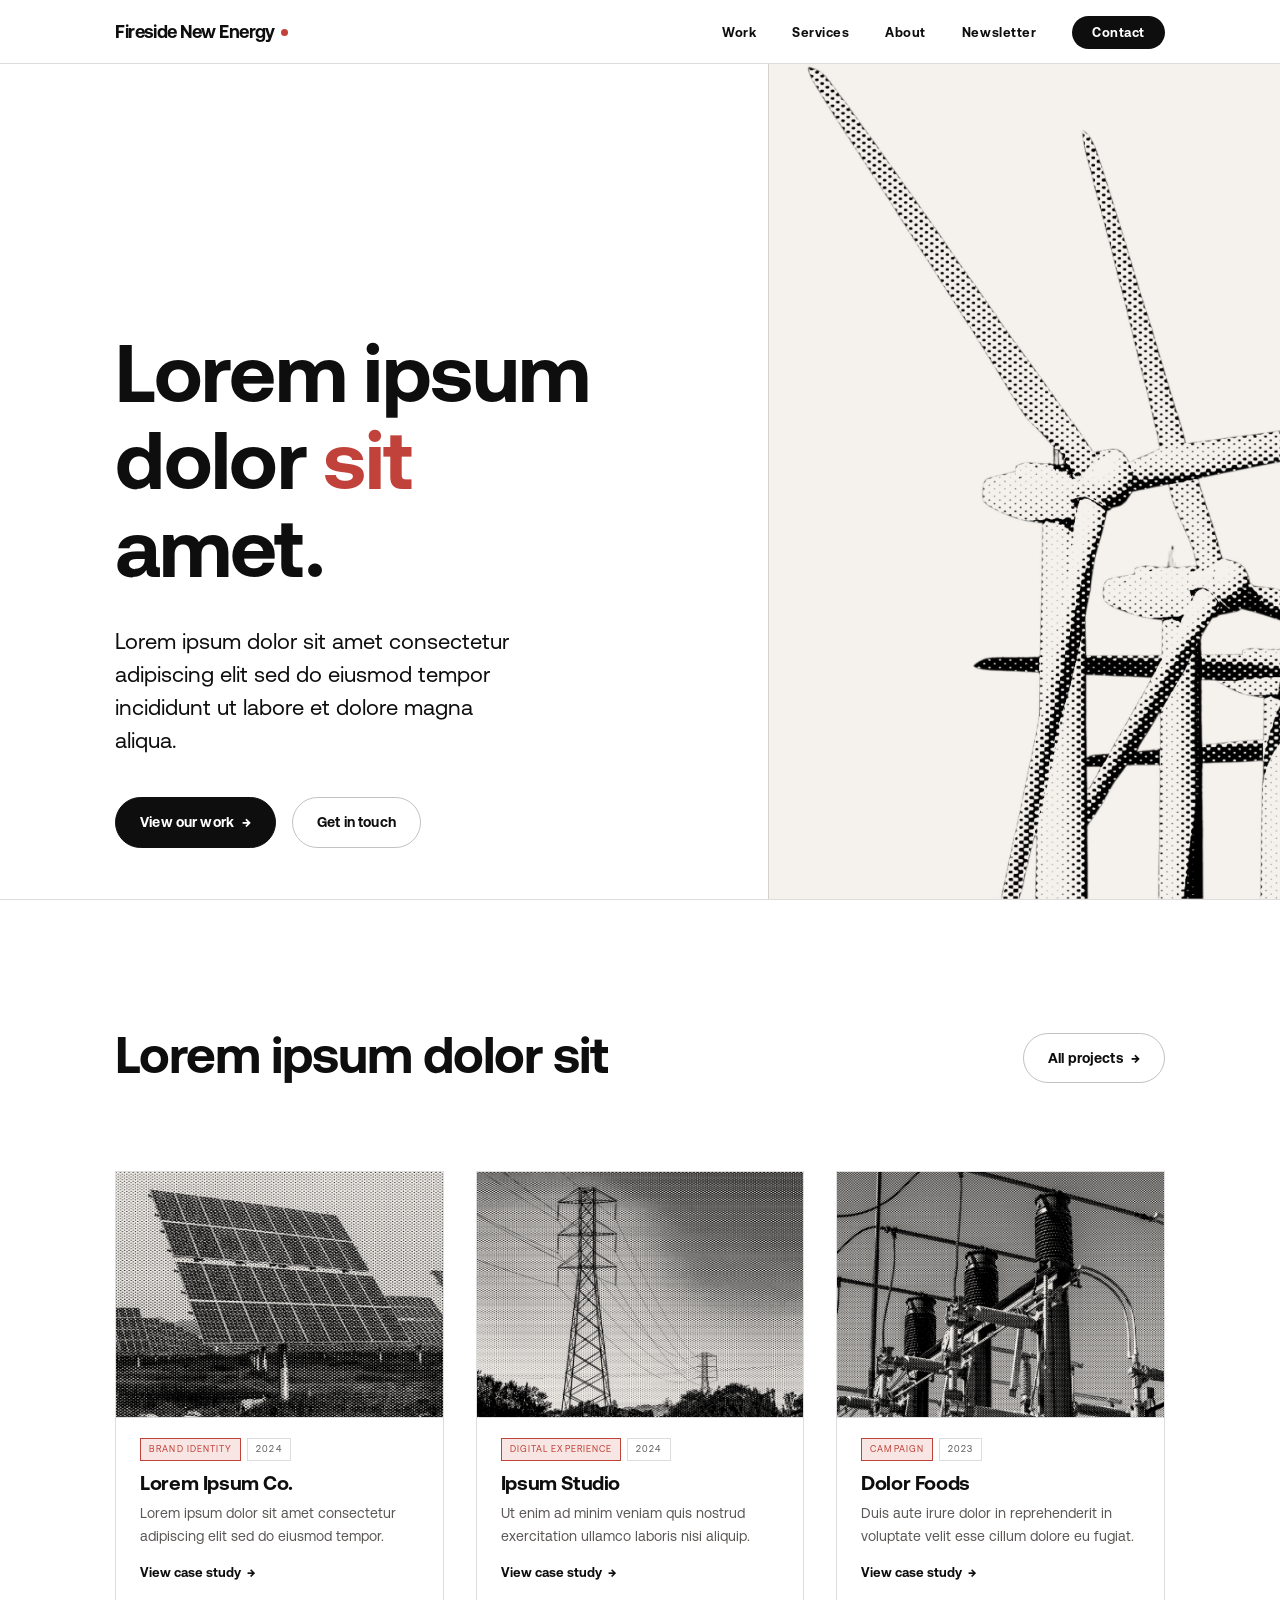
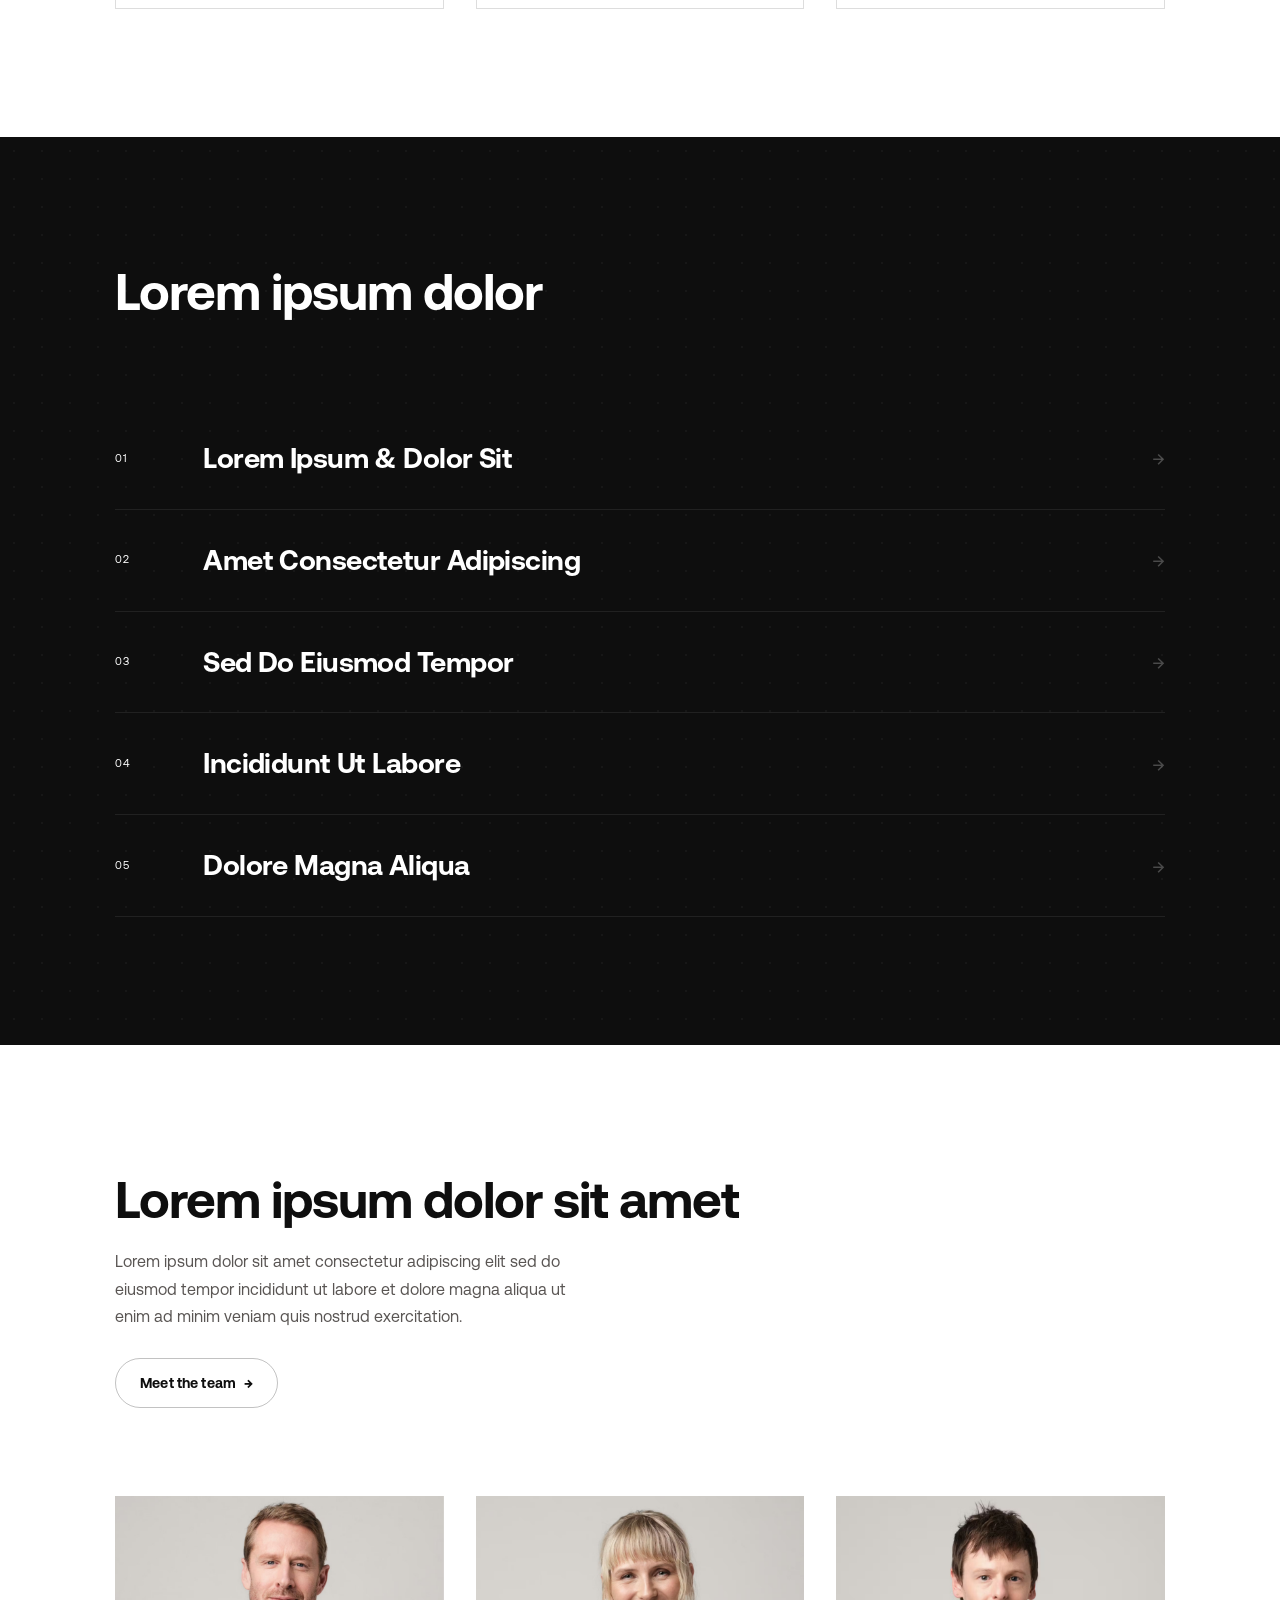
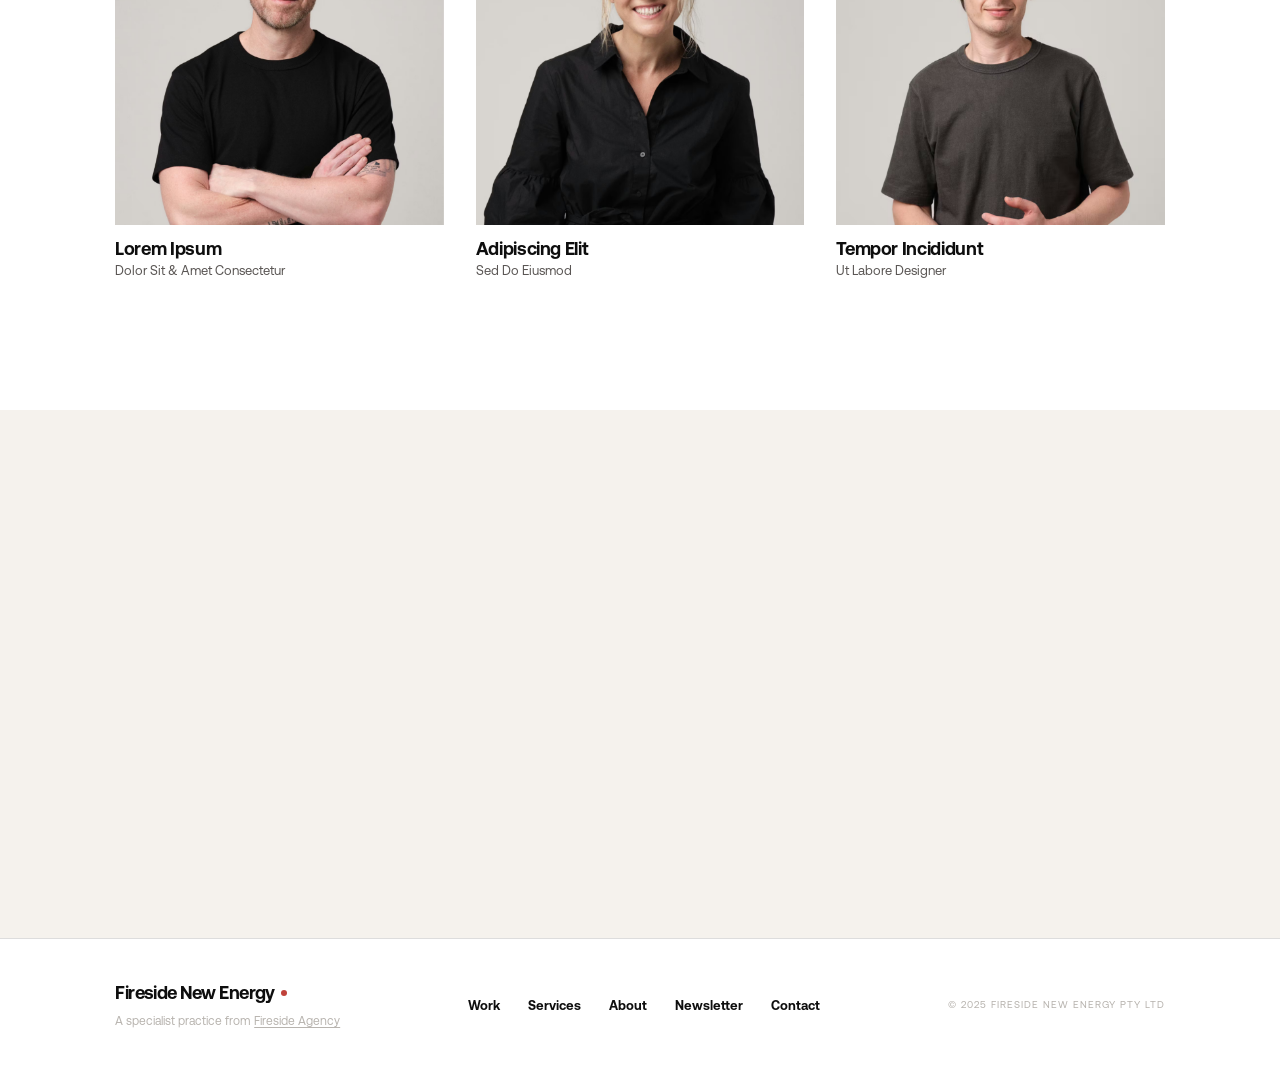
<file: index.html>
<!DOCTYPE html>
<html lang="en">
<head>
<meta charset="UTF-8">
<meta name="viewport" content="width=device-width, initial-scale=1.0">
<title>Fireside — Creative Agency</title>
<link rel="stylesheet" href="styles.css">
<style>

/* ---- Utilities ---- */
.section { padding: clamp(72px, 10vw, 140px) 0; }

.anno {
  font-size: 10px;
  font-weight: 400;
  letter-spacing: 0.12em;
  text-transform: uppercase;
  color: var(--red);
  display: flex;
  align-items: center;
  gap: 6px;
}
.anno::before {
  content: '';
  width: 16px;
  height: 1px;
  background: var(--red);
  flex-shrink: 0;
}

/* ---- Hero ---- */
.hero {
  height: 100svh;
  min-height: 600px;
  display: grid;
  grid-template-columns: 1fr 40%;
  padding-top: var(--nav-h);
  overflow-x: hidden;
  border-bottom: var(--border);
}
.hero-text {
  display: flex;
  flex-direction: column;
  justify-content: flex-end;
  padding: 0 var(--gutter);
  overflow: hidden;
}
.hero-inner {
  padding: clamp(32px, 4vw, 56px) 0;
  display: grid;
  grid-template-columns: 1fr auto;
  align-items: end;
  gap: 40px;
}
.hero-eyebrow { display: flex; align-items: center; gap: 12px; margin-bottom: 28px; }
.hero-title { max-width: 14ch; margin-bottom: 32px; font-size: clamp(40px, min(8vw, 9vh), 112px); }
.hero-title em { font-style: normal; color: var(--red); }
.hero-sub { display: flex; align-items: flex-start; gap: 40px; flex-wrap: wrap; }
.hero-desc { max-width: 420px; }
.hero-actions { display: flex; align-items: center; gap: 16px; flex-shrink: 0; }
.hero-image-zone {
  background: var(--cream);
  border-left: var(--border);
  overflow: hidden;
  display: flex;
  align-items: flex-end;
  justify-content: center;
}
.hero-image-zone img {
  width: 110%;
  height: 100%;
  object-fit: cover;
  object-position: left bottom;
  mix-blend-mode: multiply;
  display: block;
  transform: translateX(4%);
}


/* ---- Section header ---- */
.section-header {
  display: flex;
  align-items: flex-end;
  justify-content: space-between;
  gap: 24px;
  margin-bottom: clamp(40px, 5vw, 64px);
  padding-bottom: 24px;
  border-bottom: var(--border-bold);
}
.section-header-left { flex: 1; }

/* ---- Work cards ---- */
.work-grid {
  display: grid;
  grid-template-columns: repeat(3, 1fr);
  gap: var(--col-gap);
}
.work-card {
  display: block;
  border: var(--border);
  overflow: hidden;
  background: var(--white);
  transition: border-color 0.3s, transform 0.4s var(--ease), box-shadow 0.4s var(--ease);
  cursor: pointer;
}
.work-card:hover {
  border-color: var(--black);
  transform: translateY(-4px);
  box-shadow: 0 20px 40px rgba(14,14,14,0.08);
}
.work-card-img { aspect-ratio: 4 / 3; overflow: hidden; background: var(--cream); }
.work-card-body { padding: 20px 24px 24px; border-top: var(--border); }
.work-card-tags { display: flex; flex-wrap: wrap; gap: 6px; margin-bottom: 12px; }
.tag { font-size: 9px; letter-spacing: 0.12em; text-transform: uppercase; color: var(--gray-dark); border: var(--border); padding: 3px 8px; }
.tag-red { color: var(--red); border-color: var(--red); background: var(--red-muted); }
.work-card-title { font-size: 20px; margin-bottom: 8px; }
.work-card-desc { font-size: 14px; color: var(--gray-dark); line-height: 1.6; }
.work-card-link { display: flex; align-items: center; gap: 6px; margin-top: 16px; font-size: 13px; font-weight: 700; color: var(--black); transition: color 0.2s; }
.work-card:hover .work-card-link { color: var(--red); }
.work-card-link .arrow { transition: transform 0.3s var(--ease); }
.work-card:hover .work-card-link .arrow { transform: translateX(4px); }

/* ---- Services ---- */
.services-section {
  background: var(--black);
  color: var(--white);
  position: relative;
  overflow: hidden;
}
.services-section::before {
  content: '';
  position: absolute;
  inset: 0;
  background-image: radial-gradient(circle, rgba(255,255,255,0.04) 1px, transparent 1px);
  background-size: var(--grid-size) var(--grid-size);
}
.services-section h2 { color: var(--white); }
.services-section p { color: rgba(255,255,255,0.55); }
.services-section .section-header { border-bottom-color: rgba(255,255,255,0.12); }
.services-list { display: flex; flex-direction: column; position: relative; z-index: 1; }
.service-row {
  display: grid;
  grid-template-columns: 56px 1fr auto;
  align-items: center;
  gap: 32px;
  padding: 28px 0;
  border-bottom: 1px solid rgba(255,255,255,0.08);
  cursor: pointer;
  transition: all 0.3s var(--ease);
  position: relative;
}
.service-row::before {
  content: '';
  position: absolute;
  left: -32px; right: -32px;
  top: 0; bottom: 0;
  background: var(--red);
  opacity: 0;
  transition: opacity 0.3s;
  z-index: -1;
}
.service-row:hover::before { opacity: 0.06; }
.service-num { font-size: 11px; letter-spacing: 0.1em; color: var(--white); }
.service-name {
  font-family: var(--font-title);
  font-weight: 700;
  font-size: clamp(20px, 2.5vw, 28px);
  color: var(--white);
  letter-spacing: -0.02em;
  transition: color 0.3s;
}
.service-row:hover .service-name { color: var(--red); }
.service-arrow { font-size: 20px; color: rgba(255,255,255,0.25); transition: all 0.3s var(--ease); }
.service-row:hover .service-arrow { color: var(--red); transform: translateX(6px); }

/* ---- Team ---- */
.team-grid {
  display: grid;
  grid-template-columns: repeat(3, 1fr);
  gap: var(--col-gap);
  margin-top: 40px;
}
.team-card { display: flex; flex-direction: column; gap: 14px; }
.team-photo { aspect-ratio: 1 / 1; overflow: hidden; }
.team-name { font-size: 18px; margin-bottom: 2px; }
.team-role { font-size: 13px; color: var(--gray-dark); }

/* ---- CTA section ---- */
.cta-section {
  background: var(--cream);
  text-align: center;
  padding: clamp(80px, 12vw, 160px) 0;
  position: relative;
  overflow: hidden;
}
.cta-inner { position: relative; z-index: 1; }
.cta-section h2 { margin-bottom: 20px; }
.cta-section p { max-width: 480px; margin: 0 auto 40px; }

/* ---- Responsive ---- */
@media (max-width: 900px) {
  .work-grid { grid-template-columns: 1fr 1fr; }
  .team-grid { grid-template-columns: 1fr 1fr; }
  .hero { grid-template-columns: 1fr; }
  .hero-image-zone { display: none; }
  .hero-inner { grid-template-columns: 1fr; }
}
@media (max-width: 600px) {
  .work-grid { grid-template-columns: 1fr; }
  .team-grid { grid-template-columns: 1fr; }
  .section-header { flex-direction: column; align-items: flex-start; }
}
</style>
</head>
<body>

<!-- NAV + WORDMARK (injected by components.js) -->
<div id="site-nav"></div>

<!-- HERO -->
<section class="hero">
  <div class="hero-text">
    <div class="hero-inner">
      <div>
        <h1 class="hero-title reveal">
          <!-- cms:hero_title -->Lorem ipsum<br>dolor <em>sit</em><br>amet.<!-- /cms:hero_title -->
        </h1>
        <div class="hero-sub reveal reveal-delay-1">
          <p class="lead hero-desc">
            <!-- cms:hero_desc -->Lorem ipsum dolor sit amet consectetur adipiscing elit sed do eiusmod tempor incididunt ut labore et dolore magna aliqua.<!-- /cms:hero_desc -->
          </p>
          <div class="hero-actions">
            <a href="work.html" class="btn btn-primary btn-arrow"><!-- cms:hero_cta_primary -->View our work<!-- /cms:hero_cta_primary --></a>
            <a href="contact.html" class="btn btn-outline"><!-- cms:hero_cta_secondary -->Get in touch<!-- /cms:hero_cta_secondary --></a>
          </div>
        </div>
      </div>
    </div>
  </div>
  <div class="hero-image-zone">
    <img src="fIRE.png" alt="Halftone wind turbine illustration">
  </div>
</section>


<!-- SELECTED WORK -->
<section class="section">
  <div class="container">
    <div class="section-header reveal">
      <div class="section-header-left">
        <h2><!-- cms:work_section_title -->Lorem ipsum dolor sit<!-- /cms:work_section_title --></h2>
      </div>
      <a href="work.html" class="btn btn-outline btn-arrow">All projects</a>
    </div>

    <div class="work-grid">

      <!-- Card 1 -->
      <a href="case-study.html" class="work-card reveal">
        <div class="work-card-img">
          <img src="43_ideas.png" alt="Solar panels — Hearthstone Co." style="width:100%;height:100%;object-fit:cover;object-position:center;display:block;mix-blend-mode:multiply;background:var(--cream);">
        </div>
        <div class="work-card-body">
          <div class="work-card-tags">
            <span class="tag tag-red"><!-- cms:work_card1_tag -->Brand Identity<!-- /cms:work_card1_tag --></span>
            <span class="tag">2024</span>
          </div>
          <h3 class="work-card-title"><!-- cms:work_card1_title -->Lorem Ipsum Co.<!-- /cms:work_card1_title --></h3>
          <p class="work-card-desc"><!-- cms:work_card1_desc -->Lorem ipsum dolor sit amet consectetur adipiscing elit sed do eiusmod tempor.<!-- /cms:work_card1_desc --></p>
          <span class="work-card-link">View case study <span class="arrow">→</span></span>
        </div>
      </a>

      <!-- Card 2 -->
      <a href="case-study.html" class="work-card reveal reveal-delay-1">
        <div class="work-card-img">
          <img src="43_ideas__2_.png" alt="Electricity pylons — Vellum Studio" style="width:100%;height:100%;object-fit:cover;object-position:center top;display:block;mix-blend-mode:multiply;background:var(--cream);">
        </div>
        <div class="work-card-body">
          <div class="work-card-tags">
            <span class="tag tag-red"><!-- cms:work_card2_tag -->Digital Experience<!-- /cms:work_card2_tag --></span>
            <span class="tag">2024</span>
          </div>
          <h3 class="work-card-title"><!-- cms:work_card2_title -->Ipsum Studio<!-- /cms:work_card2_title --></h3>
          <p class="work-card-desc"><!-- cms:work_card2_desc -->Ut enim ad minim veniam quis nostrud exercitation ullamco laboris nisi aliquip.<!-- /cms:work_card2_desc --></p>
          <span class="work-card-link">View case study <span class="arrow">→</span></span>
        </div>
      </a>

      <!-- Card 3 -->
      <a href="case-study.html" class="work-card reveal reveal-delay-2">
        <div class="work-card-img">
          <img src="43_ideas__3_.png" alt="Electrical substation — Mesa Foods" style="width:100%;height:100%;object-fit:cover;object-position:center;display:block;mix-blend-mode:multiply;background:var(--cream);">
        </div>
        <div class="work-card-body">
          <div class="work-card-tags">
            <span class="tag tag-red"><!-- cms:work_card3_tag -->Campaign<!-- /cms:work_card3_tag --></span>
            <span class="tag">2023</span>
          </div>
          <h3 class="work-card-title"><!-- cms:work_card3_title -->Dolor Foods<!-- /cms:work_card3_title --></h3>
          <p class="work-card-desc"><!-- cms:work_card3_desc -->Duis aute irure dolor in reprehenderit in voluptate velit esse cillum dolore eu fugiat.<!-- /cms:work_card3_desc --></p>
          <span class="work-card-link">View case study <span class="arrow">→</span></span>
        </div>
      </a>

    </div>
  </div>
</section>

<!-- SERVICES -->
<section class="section services-section">
  <div class="container">
    <div class="section-header reveal">
      <div class="section-header-left">
        <h2><!-- cms:services_title -->Lorem ipsum dolor<!-- /cms:services_title --></h2>
      </div>
    </div>

    <div class="services-list">
      <div class="service-row reveal">
        <span class="service-num">01</span>
        <span class="service-name"><!-- cms:service_1 -->Lorem Ipsum & Dolor Sit<!-- /cms:service_1 --></span>
        <span class="service-arrow">→</span>
      </div>
      <div class="service-row reveal reveal-delay-1">
        <span class="service-num">02</span>
        <span class="service-name"><!-- cms:service_2 -->Amet Consectetur Adipiscing<!-- /cms:service_2 --></span>
        <span class="service-arrow">→</span>
      </div>
      <div class="service-row reveal reveal-delay-2">
        <span class="service-num">03</span>
        <span class="service-name"><!-- cms:service_3 -->Sed Do Eiusmod Tempor<!-- /cms:service_3 --></span>
        <span class="service-arrow">→</span>
      </div>
      <div class="service-row reveal reveal-delay-3">
        <span class="service-num">04</span>
        <span class="service-name"><!-- cms:service_4 -->Incididunt Ut Labore<!-- /cms:service_4 --></span>
        <span class="service-arrow">→</span>
      </div>
      <div class="service-row reveal">
        <span class="service-num">05</span>
        <span class="service-name"><!-- cms:service_5 -->Dolore Magna Aliqua<!-- /cms:service_5 --></span>
        <span class="service-arrow">→</span>
      </div>
    </div>
  </div>
</section>

<!-- TEAM -->
<section class="section">
  <div class="container">
    <div class="section-header reveal">
      <div class="section-header-left">
        <h2><!-- cms:team_title -->Lorem ipsum dolor sit amet<!-- /cms:team_title --></h2>
        <p class="reveal" style="margin-top:20px;max-width:480px"><!-- cms:about_desc -->Lorem ipsum dolor sit amet consectetur adipiscing elit sed do eiusmod tempor incididunt ut labore et dolore magna aliqua ut enim ad minim veniam quis nostrud exercitation.<!-- /cms:about_desc --></p>
        <a href="about.html" class="btn btn-outline btn-arrow reveal" style="margin-top:28px"><!-- cms:about_cta -->Meet the team<!-- /cms:about_cta --></a>
      </div>
    </div>

    <div class="team-grid">
      <div class="team-card reveal">
        <div class="team-photo">
          <img src="1.png" alt="Alex Morrison" style="width:100%;height:100%;object-fit:cover;object-position:center;display:block;">
        </div>
        <div>
          <h4 class="team-name"><!-- cms:team1_name -->Lorem Ipsum<!-- /cms:team1_name --></h4>
          <p class="team-role"><!-- cms:team1_role -->Dolor Sit & Amet Consectetur<!-- /cms:team1_role --></p>
        </div>
      </div>
      <div class="team-card reveal reveal-delay-1">
        <div class="team-photo">
          <img src="2.png" alt="Jamie Chen" style="width:100%;height:100%;object-fit:cover;object-position:center;display:block;">
        </div>
        <div>
          <h4 class="team-name"><!-- cms:team2_name -->Adipiscing Elit<!-- /cms:team2_name --></h4>
          <p class="team-role"><!-- cms:team2_role -->Sed Do Eiusmod<!-- /cms:team2_role --></p>
        </div>
      </div>
      <div class="team-card reveal reveal-delay-2">
        <div class="team-photo">
          <img src="3.png" alt="Sam Rivera" style="width:100%;height:100%;object-fit:cover;object-position:center;display:block;">
        </div>
        <div>
          <h4 class="team-name"><!-- cms:team3_name -->Tempor Incididunt<!-- /cms:team3_name --></h4>
          <p class="team-role"><!-- cms:team3_role -->Ut Labore Designer<!-- /cms:team3_role --></p>
        </div>
      </div>
    </div>
  </div>
</section>

<!-- CTA -->
<section class="cta-section">
  <div class="container cta-inner">
    <h2 class="reveal"><!-- cms:cta_title -->Amet consectetur adipiscing?<!-- /cms:cta_title --></h2>
    <p class="reveal reveal-delay-1"><!-- cms:cta_desc -->Lorem ipsum dolor sit amet consectetur adipiscing elit sed do eiusmod tempor incididunt ut labore et dolore magna aliqua.<!-- /cms:cta_desc --></p>
    <a href="contact.html" class="btn btn-primary btn-arrow reveal reveal-delay-2"><!-- cms:cta_button -->Start a conversation<!-- /cms:cta_button --></a>
  </div>
</section>

<!-- FOOTER (injected by components.js) -->
<div id="site-footer"></div>

<script>
// Scroll reveal
const observer = new IntersectionObserver((entries) => {
  entries.forEach(e => {
    if (e.isIntersecting) {
      e.target.classList.add('visible');
    }
  });
}, { threshold: 0.1, rootMargin: '0px 0px -40px 0px' });

document.querySelectorAll('.reveal').forEach(el => observer.observe(el));

// Initial hero reveal
setTimeout(() => {
  document.querySelectorAll('.hero .reveal').forEach(el => el.classList.add('visible'));
}, 100);
</script>

<script src="components.js"></script>
</body>
</html>
</file>
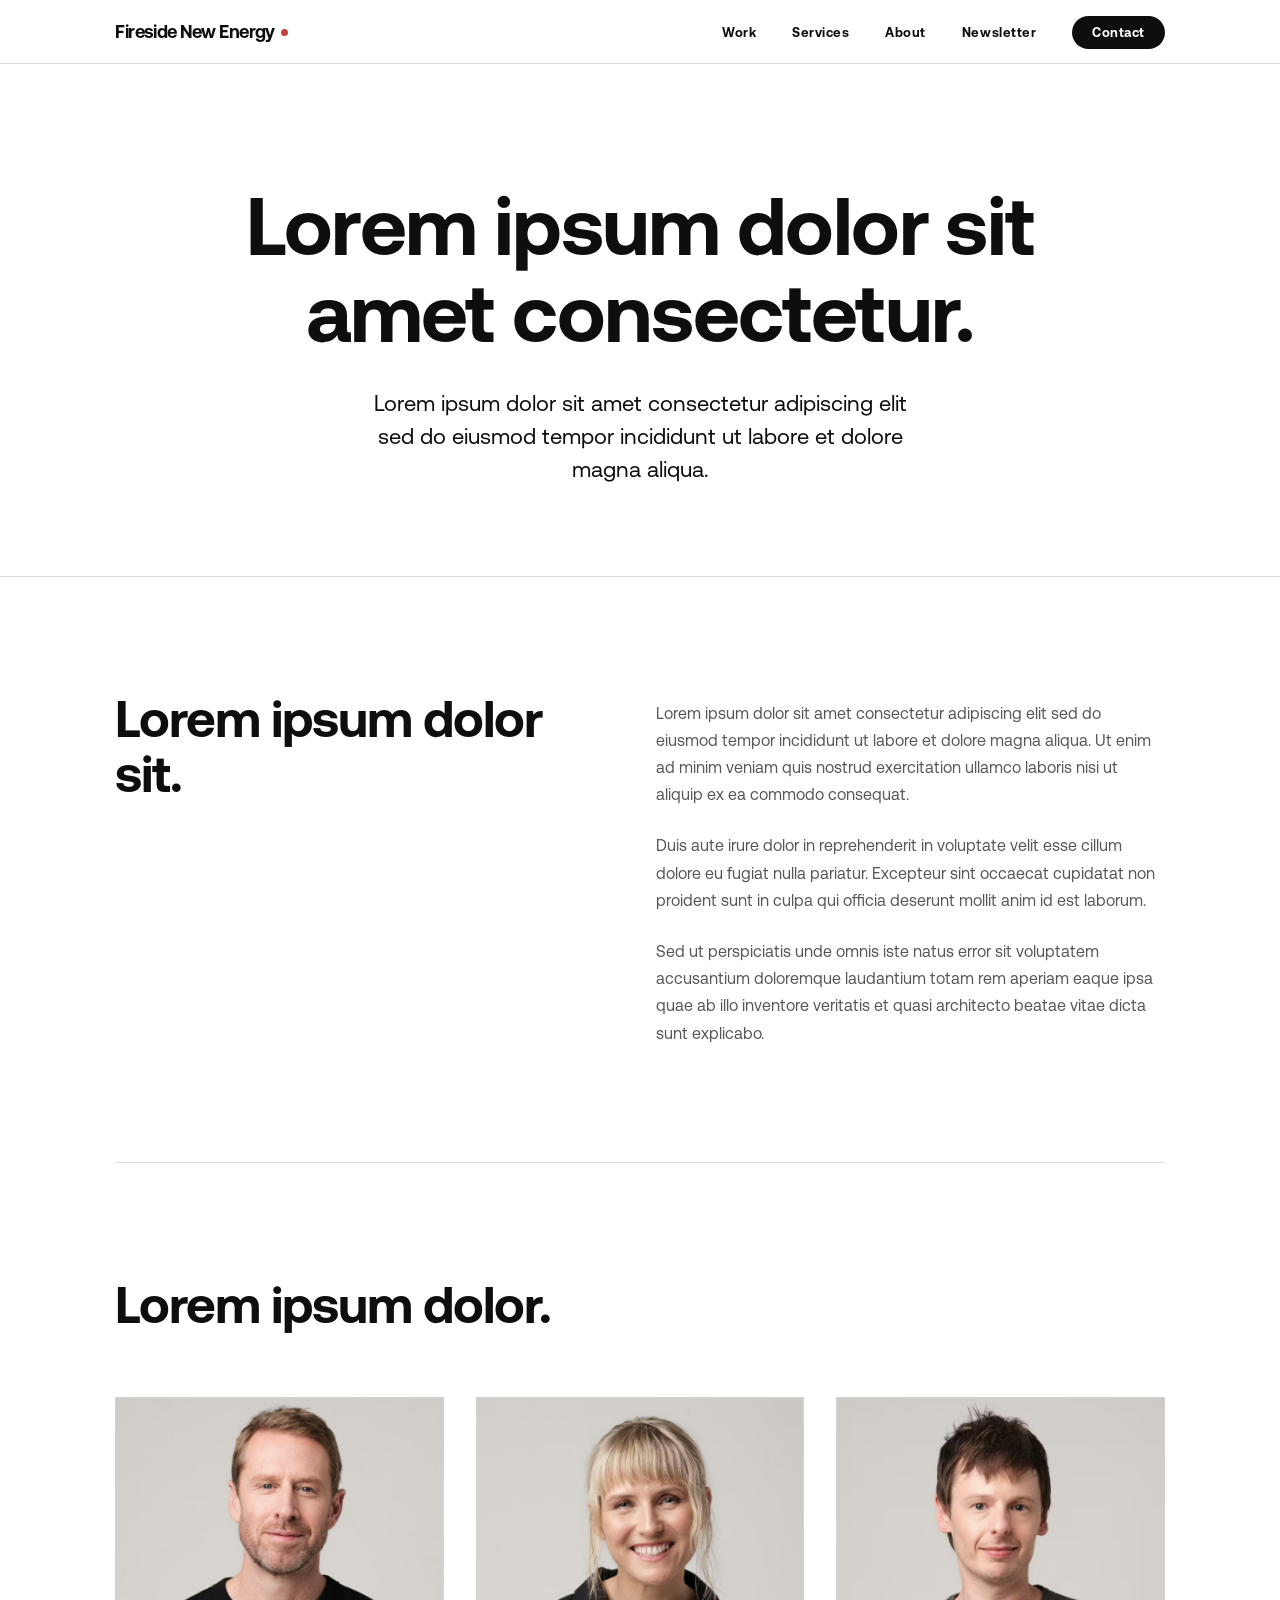
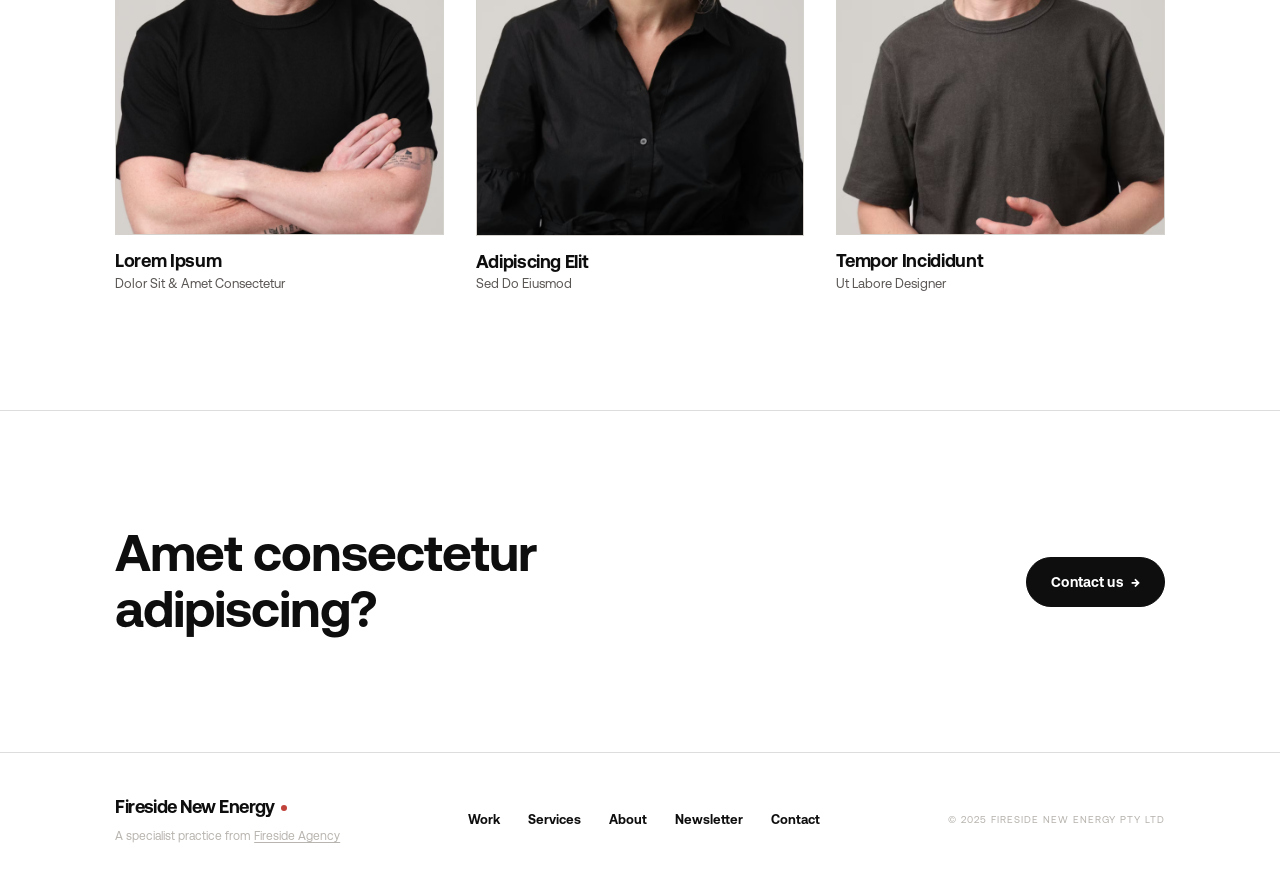
<file: about.html>
<!DOCTYPE html>
<html lang="en">
<head>
<meta charset="UTF-8">
<meta name="viewport" content="width=device-width, initial-scale=1.0">
<title>About — Fireside New Energy</title>
<link rel="stylesheet" href="styles.css">
<style>

/* ---- Page hero ---- */
.page-hero { border-bottom: var(--border); }
.page-hero h1 { max-width: 18ch; }

/* ---- Mission ---- */
.mission {
  display: grid;
  grid-template-columns: 1fr 1fr;
  gap: var(--col-gap);
  padding: clamp(64px, 9vw, 120px) 0;
  border-bottom: var(--border);
}
.mission-left { padding-right: clamp(24px, 4vw, 64px); }
.mission-left h2 {
  position: sticky;
  top: calc(var(--nav-h) + 32px);
}
.mission-right {
  display: flex;
  flex-direction: column;
  gap: 24px;
  padding-top: 8px;
}
.mission-right p { max-width: 560px; }

/* ---- Team ---- */
.team {
  padding-top: clamp(64px, 9vw, 120px);
  padding-bottom: clamp(64px, 9vw, 120px);
  border-bottom: var(--border);
}
.team h2 { margin-bottom: clamp(40px, 5vw, 64px); }
.team-grid {
  display: grid;
  grid-template-columns: repeat(3, 1fr);
  gap: var(--col-gap);
}
.team-card { display: flex; flex-direction: column; gap: 16px; }
.team-photo {
  width: 100%;
  aspect-ratio: 3 / 4;
  overflow: hidden;
  background: var(--cream);
  border: var(--border);
}
.team-photo img {
  width: 100%; height: 100%;
  object-fit: cover;
  object-position: center;
  display: block;
}
.team-name { font-size: 18px; margin-bottom: 2px; }
.team-role { font-size: 13px; color: var(--gray-dark); }

/* ---- Responsive ---- */
@media (max-width: 900px) {
  .mission { grid-template-columns: 1fr; }
  .mission-left { padding-right: 0; }
  .mission-left h2 { position: static; }
  .team-grid { grid-template-columns: 1fr 1fr; }
  .cta-strip { flex-direction: column; align-items: flex-start; }
}
@media (max-width: 600px) {
  .team-grid { grid-template-columns: 1fr; }
}
</style>
</head>
<body>

<!-- NAV + WORDMARK (injected by components.js) -->
<div id="site-nav"></div>

<!-- PAGE HERO -->
<section class="page-hero container">
  <h1 class="reveal">Lorem ipsum dolor sit amet consectetur.</h1>
  <p class="lead reveal reveal-delay-1">
    Lorem ipsum dolor sit amet consectetur adipiscing elit sed do eiusmod tempor incididunt ut labore et dolore magna aliqua.
  </p>
</section>

<!-- MISSION -->
<section class="container">
  <div class="mission">
    <div class="mission-left">
      <h2 class="reveal">Lorem ipsum dolor sit.</h2>
    </div>
    <div class="mission-right">
      <p class="reveal">
        Lorem ipsum dolor sit amet consectetur adipiscing elit sed do eiusmod tempor incididunt ut labore et dolore magna aliqua. Ut enim ad minim veniam quis nostrud exercitation ullamco laboris nisi ut aliquip ex ea commodo consequat.
      </p>
      <p class="reveal reveal-delay-1">
        Duis aute irure dolor in reprehenderit in voluptate velit esse cillum dolore eu fugiat nulla pariatur. Excepteur sint occaecat cupidatat non proident sunt in culpa qui officia deserunt mollit anim id est laborum.
      </p>
      <p class="reveal reveal-delay-2">
        Sed ut perspiciatis unde omnis iste natus error sit voluptatem accusantium doloremque laudantium totam rem aperiam eaque ipsa quae ab illo inventore veritatis et quasi architecto beatae vitae dicta sunt explicabo.
      </p>
    </div>
  </div>
</section>

<!-- TEAM -->
<section class="team container">
  <h2 class="reveal">Lorem ipsum dolor.</h2>
  <div class="team-grid">
    <div class="team-card reveal">
      <div class="team-photo">
        <img src="1.png" alt="Lorem Ipsum">
      </div>
      <div>
        <h4 class="team-name">Lorem Ipsum</h4>
        <p class="team-role">Dolor Sit & Amet Consectetur</p>
      </div>
    </div>
    <div class="team-card reveal reveal-delay-1">
      <div class="team-photo">
        <img src="2.png" alt="Adipiscing Elit">
      </div>
      <div>
        <h4 class="team-name">Adipiscing Elit</h4>
        <p class="team-role">Sed Do Eiusmod</p>
      </div>
    </div>
    <div class="team-card reveal reveal-delay-2">
      <div class="team-photo">
        <img src="3.png" alt="Tempor Incididunt">
      </div>
      <div>
        <h4 class="team-name">Tempor Incididunt</h4>
        <p class="team-role">Ut Labore Designer</p>
      </div>
    </div>
  </div>
</section>

<!-- CTA -->
<section class="container">
  <div class="cta-strip">
    <h2 class="reveal">Amet consectetur adipiscing?</h2>
    <a href="contact.html" class="btn btn-primary btn-arrow reveal reveal-delay-1">Contact us</a>
  </div>
</section>

<!-- FOOTER (injected by components.js) -->
<div id="site-footer"></div>

<script>
const observer = new IntersectionObserver((entries) => {
  entries.forEach(e => { if (e.isIntersecting) e.target.classList.add('visible'); });
}, { threshold: 0.1, rootMargin: '0px 0px -40px 0px' });

document.querySelectorAll('.reveal').forEach(el => observer.observe(el));

setTimeout(() => {
  document.querySelectorAll('.page-hero .reveal').forEach(el => el.classList.add('visible'));
}, 100);
</script>

<script src="components.js"></script>
</body>
</html>
</file>
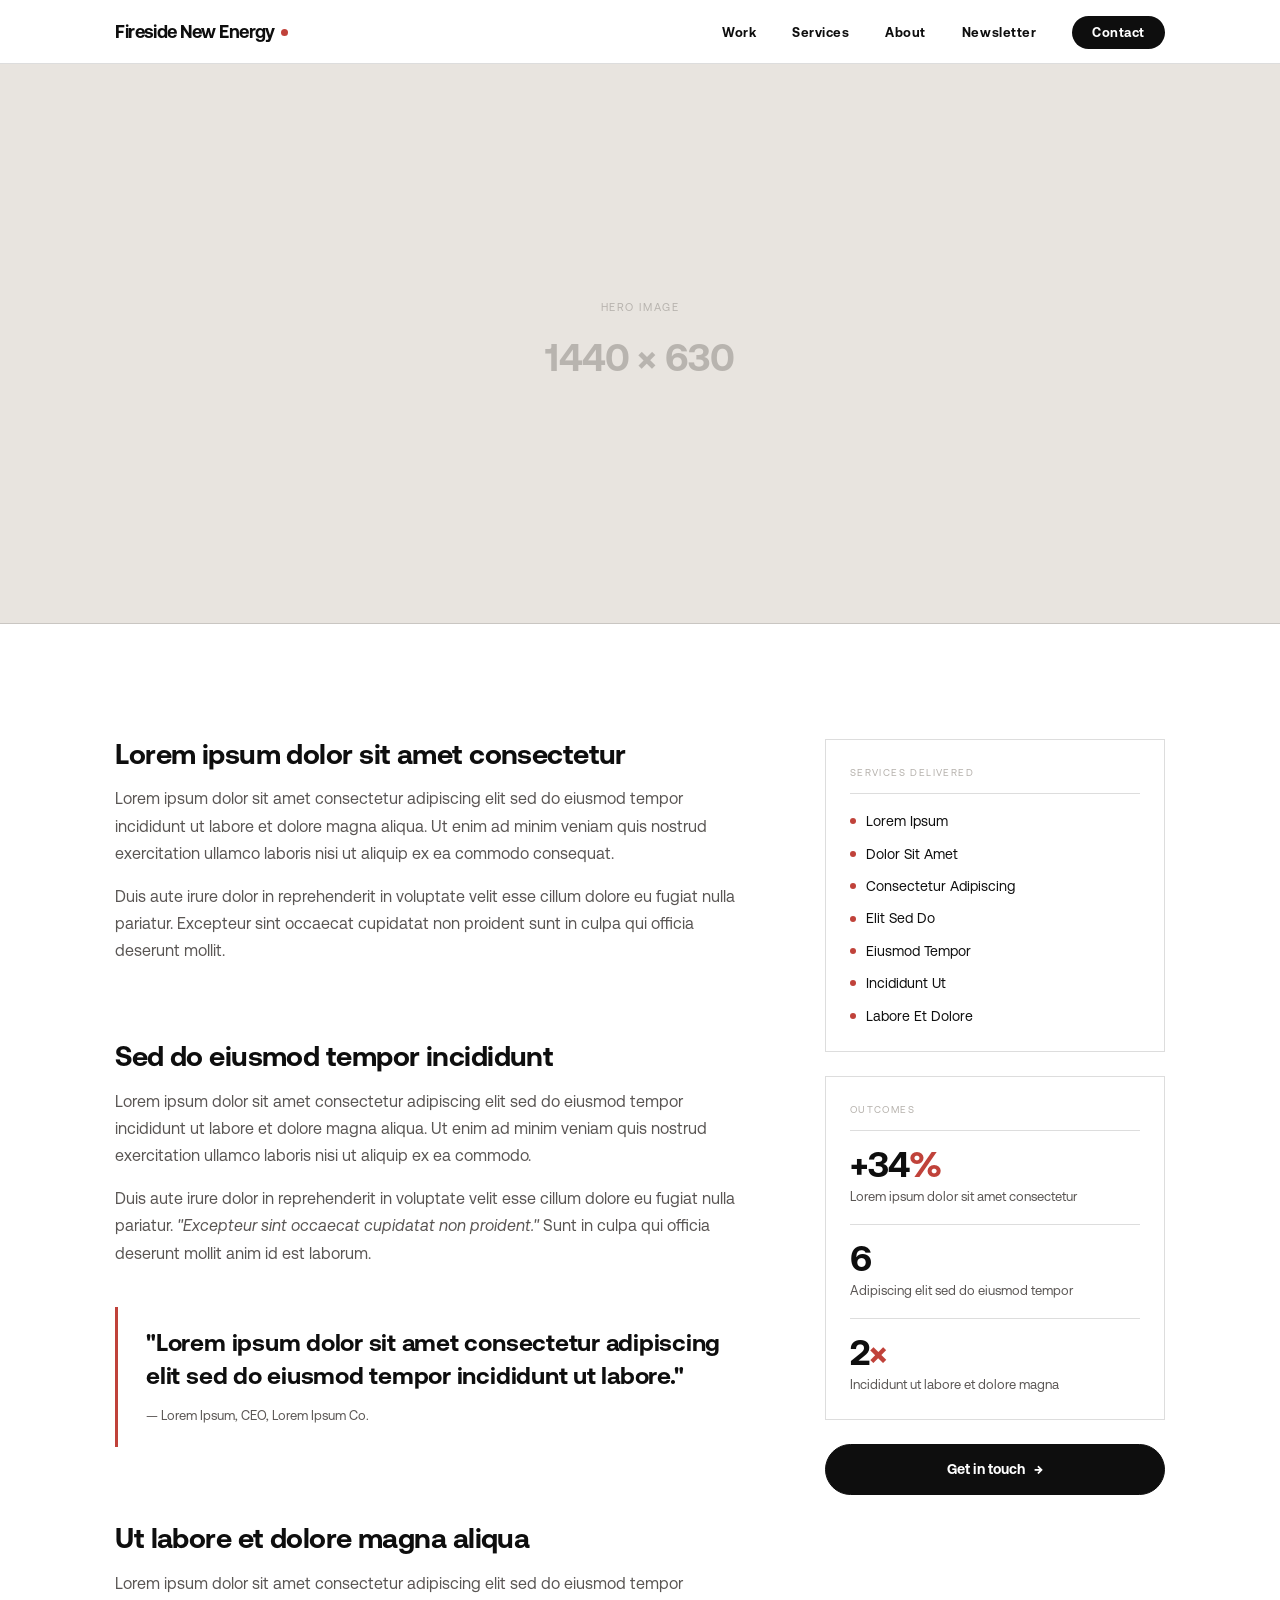
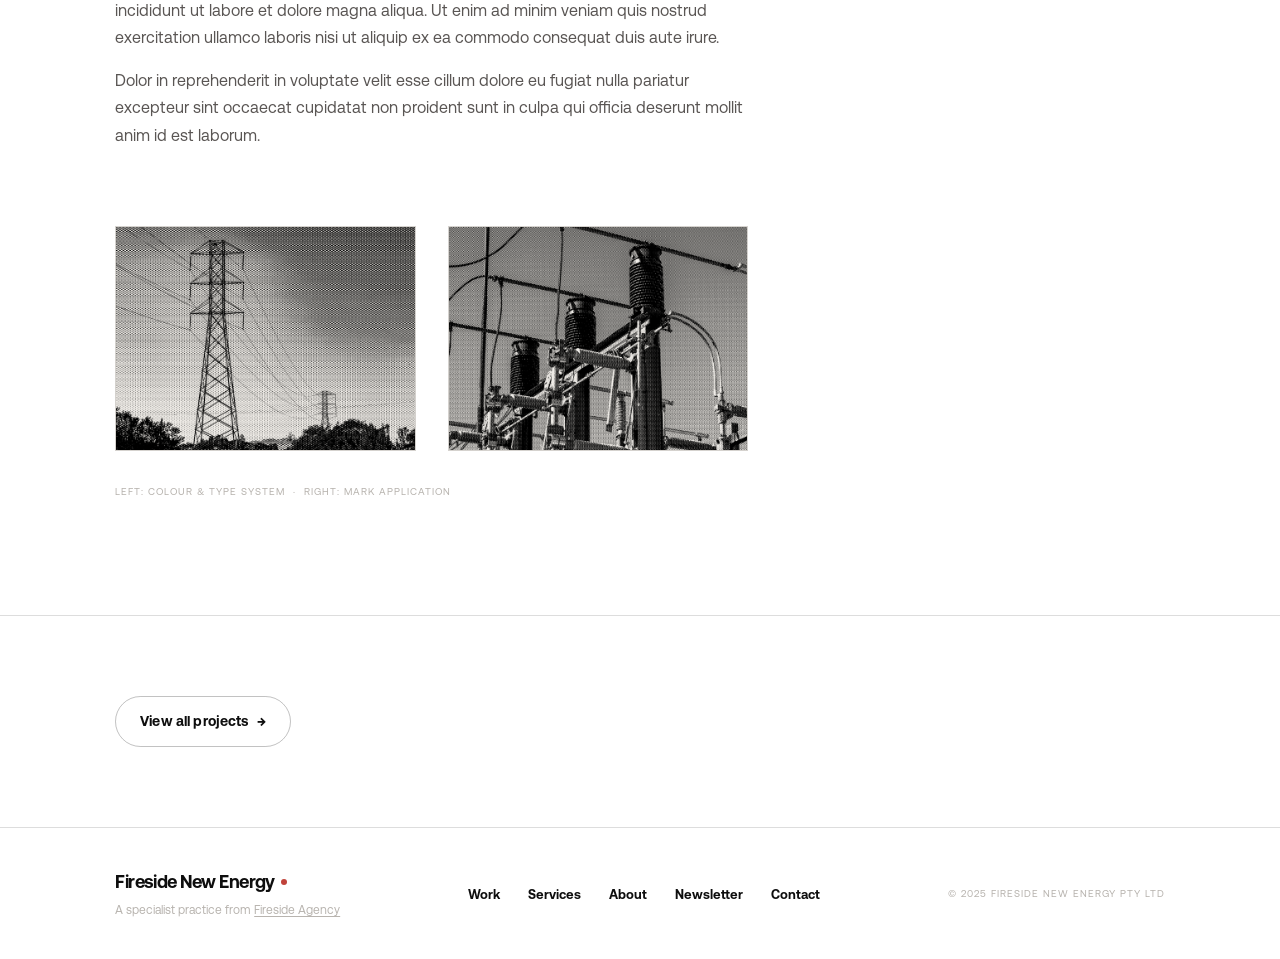
<file: case-study.html>
<!DOCTYPE html>
<html lang="en">
<head>
<meta charset="UTF-8">
<meta name="viewport" content="width=device-width, initial-scale=1.0">
<title>Hearthstone Co. — Fireside New Energy</title>
<link rel="stylesheet" href="styles.css">
<style>

/* ---- h1 override (client name, smaller) ---- */
h1 { font-size: clamp(44px, 7vw, 96px); }

/* ---- Utilities ---- */
.section { padding: clamp(72px, 10vw, 140px) 0; }

.anno {
  font-size: 10px;
  font-weight: 400;
  letter-spacing: 0.12em;
  text-transform: uppercase;
  color: var(--red);
  display: flex;
  align-items: center;
  gap: 6px;
}
.anno::before {
  content: '';
  width: 16px;
  height: 1px;
  background: var(--red);
  flex-shrink: 0;
}

.label-box {
  display: inline-block;
  font-size: 10px;
  letter-spacing: 0.12em;
  text-transform: uppercase;
  color: var(--gray-dark);
  border: var(--border);
  padding: 3px 8px;
}

/* ---- Hero placeholder ---- */
.cs-hero-placeholder {
  margin-top: var(--nav-h);
  width: 100%;
  aspect-ratio: 16 / 7;
  background: var(--gray-light);
  display: flex;
  flex-direction: column;
  align-items: center;
  justify-content: center;
  gap: 10px;
  border-bottom: var(--border);
}
.cs-hero-placeholder .ph-label {
  font-size: 11px;
  letter-spacing: 0.14em;
  text-transform: uppercase;
  color: var(--gray-mid);
}
.cs-hero-placeholder .ph-size {
  font-family: var(--font-title);
  font-weight: 700;
  font-size: clamp(24px, 3vw, 40px);
  letter-spacing: -0.02em;
  color: var(--gray-mid);
}

/* ---- Body layout ---- */
.cs-body {
  display: grid;
  grid-template-columns: 1fr 340px;
  gap: clamp(40px, 6vw, 96px);
  align-items: start;
  padding: clamp(64px, 9vw, 120px) 0;
}
.cs-content { min-width: 0; }
.cs-block { margin-bottom: clamp(48px, 6vw, 80px); }
.cs-block-label {
  font-size: 10px;
  letter-spacing: 0.14em;
  text-transform: uppercase;
  color: var(--gray-mid);
  margin-bottom: 20px;
  padding-bottom: 12px;
  border-bottom: var(--border);
}
.cs-block h3 { margin-bottom: 16px; }
.cs-block p + p { margin-top: 16px; }

/* ---- Pull quote ---- */
.pull-quote {
  border-left: 3px solid var(--red);
  padding: 20px 0 20px 28px;
  margin: 40px 0;
}
.pull-quote p {
  font-family: var(--font-title);
  font-weight: 700;
  font-size: clamp(18px, 2vw, 24px);
  color: var(--black);
  line-height: 1.4;
  letter-spacing: -0.01em;
}
.pull-quote cite {
  display: block;
  margin-top: 12px;
  font-size: 13px;
  color: var(--gray-dark);
  font-style: normal;
}

/* ---- Sidebar ---- */
.cs-sidebar {
  position: sticky;
  top: calc(var(--nav-h) + 32px);
  display: flex;
  flex-direction: column;
  gap: 24px;
}
.sidebar-card { border: var(--border); padding: 24px; }
.sidebar-card-title {
  font-size: 10px;
  letter-spacing: 0.14em;
  text-transform: uppercase;
  color: var(--gray-mid);
  margin-bottom: 16px;
  padding-bottom: 12px;
  border-bottom: var(--border);
}
.sidebar-services { display: flex; flex-direction: column; gap: 10px; }
.sidebar-service {
  display: flex;
  align-items: center;
  gap: 10px;
  font-size: 14px;
  color: var(--black);
}
.sidebar-service::before {
  content: '';
  width: 6px; height: 6px;
  background: var(--red);
  border-radius: 50%;
  flex-shrink: 0;
}
.sidebar-results { display: flex; flex-direction: column; gap: 16px; }
.sidebar-result { padding-top: 16px; border-top: var(--border); }
.sidebar-result:first-child { padding-top: 0; border-top: none; }
.result-num {
  font-family: var(--font-title);
  font-weight: 700;
  font-size: 36px;
  letter-spacing: -0.03em;
  line-height: 1;
  color: var(--black);
}
.result-num span { color: var(--red); }
.result-label { font-size: 13px; color: var(--gray-dark); margin-top: 4px; }

/* ---- Image blocks ---- */
.cs-image-pair {
  display: grid;
  grid-template-columns: 1fr 1fr;
  gap: var(--col-gap);
  margin: 32px 0;
}
.cs-image-half {
  aspect-ratio: 4 / 3;
  background: var(--cream);
  border: var(--border);
  overflow: hidden;
}
.cs-image-half img {
  width: 100%; height: 100%;
  object-fit: cover;
  display: block;
  mix-blend-mode: multiply;
}
.img-caption {
  font-size: 10px;
  letter-spacing: 0.1em;
  text-transform: uppercase;
  color: var(--gray-mid);
  margin-top: 8px;
}

/* ---- Back to work ---- */
.back-to-work {
  padding: clamp(48px, 7vw, 80px) 0;
  border-top: var(--border);
}

/* ---- Next project button ---- */
.next-label-col .btn { font-size: 12px; padding: 9px 12px 9px 18px; }

/* ---- Responsive ---- */
@media (max-width: 900px) {
  .cs-body { grid-template-columns: 1fr; }
  .cs-sidebar { position: static; }
  .next-inner { grid-template-columns: 1fr; }
  .next-label-col { padding-right: 0; }
  .next-project-col { padding-left: 0; }
}
@media (max-width: 600px) {
  .cs-image-pair { grid-template-columns: 1fr; }
}
</style>
</head>
<body>

<!-- NAV + WORDMARK (injected by components.js) -->
<div id="site-nav"></div>

<!-- HERO PLACEHOLDER -->
<div class="cs-hero-placeholder">
  <span class="ph-label">Hero image</span>
  <span class="ph-size">1440 × 630</span>
</div>

<!-- BODY -->
<div class="container">
  <div class="cs-body">

    <!-- Main content -->
    <div class="cs-content">

      <div class="cs-block reveal">
        <h3>Lorem ipsum dolor sit amet consectetur</h3>
        <p>Lorem ipsum dolor sit amet consectetur adipiscing elit sed do eiusmod tempor incididunt ut labore et dolore magna aliqua. Ut enim ad minim veniam quis nostrud exercitation ullamco laboris nisi ut aliquip ex ea commodo consequat.</p>
        <p>Duis aute irure dolor in reprehenderit in voluptate velit esse cillum dolore eu fugiat nulla pariatur. Excepteur sint occaecat cupidatat non proident sunt in culpa qui officia deserunt mollit.</p>
      </div>

      <div class="cs-block reveal">
        <h3>Sed do eiusmod tempor incididunt</h3>
        <p>Lorem ipsum dolor sit amet consectetur adipiscing elit sed do eiusmod tempor incididunt ut labore et dolore magna aliqua. Ut enim ad minim veniam quis nostrud exercitation ullamco laboris nisi ut aliquip ex ea commodo.</p>
        <p>Duis aute irure dolor in reprehenderit in voluptate velit esse cillum dolore eu fugiat nulla pariatur. <em>"Excepteur sint occaecat cupidatat non proident."</em> Sunt in culpa qui officia deserunt mollit anim id est laborum.</p>

        <div class="pull-quote">
          <p>"Lorem ipsum dolor sit amet consectetur adipiscing elit sed do eiusmod tempor incididunt ut labore."</p>
          <cite>— Lorem Ipsum, CEO, Lorem Ipsum Co.</cite>
        </div>
      </div>

      <div class="cs-block reveal">
        <h3>Ut labore et dolore magna aliqua</h3>
        <p>Lorem ipsum dolor sit amet consectetur adipiscing elit sed do eiusmod tempor incididunt ut labore et dolore magna aliqua. Ut enim ad minim veniam quis nostrud exercitation ullamco laboris nisi ut aliquip ex ea commodo consequat duis aute irure.</p>
        <p>Dolor in reprehenderit in voluptate velit esse cillum dolore eu fugiat nulla pariatur excepteur sint occaecat cupidatat non proident sunt in culpa qui officia deserunt mollit anim id est laborum.</p>
      </div>

      <div class="cs-image-pair reveal">
        <div class="cs-image-half">
          <img src="43_ideas__2_.png" alt="Colour palette and type system">
        </div>
        <div class="cs-image-half">
          <img src="43_ideas__3_.png" alt="Brand mark in context">
        </div>
      </div>
      <p class="img-caption">Left: Colour & type system &nbsp;·&nbsp; Right: Mark application</p>


    </div>

    <!-- Sidebar -->
    <aside class="cs-sidebar">

      <div class="sidebar-card reveal">
        <p class="sidebar-card-title">Services delivered</p>
        <div class="sidebar-services">
          <span class="sidebar-service">Lorem Ipsum</span>
          <span class="sidebar-service">Dolor Sit Amet</span>
          <span class="sidebar-service">Consectetur Adipiscing</span>
          <span class="sidebar-service">Elit Sed Do</span>
          <span class="sidebar-service">Eiusmod Tempor</span>
          <span class="sidebar-service">Incididunt Ut</span>
          <span class="sidebar-service">Labore Et Dolore</span>
        </div>
      </div>

      <div class="sidebar-card reveal reveal-delay-1">
        <p class="sidebar-card-title">Outcomes</p>
        <div class="sidebar-results">
          <div class="sidebar-result">
            <div class="result-num">+34<span>%</span></div>
            <div class="result-label">Lorem ipsum dolor sit amet consectetur</div>
          </div>
          <div class="sidebar-result">
            <div class="result-num">6</div>
            <div class="result-label">Adipiscing elit sed do eiusmod tempor</div>
          </div>
          <div class="sidebar-result">
            <div class="result-num">2<span>×</span></div>
            <div class="result-label">Incididunt ut labore et dolore magna</div>
          </div>
        </div>
      </div>

      <a href="contact.html" class="btn btn-primary btn-arrow reveal reveal-delay-2" style="width:100%;justify-content:center;">Get in touch</a>

    </aside>
  </div>
</div>

<!-- BACK TO WORK -->
<section class="back-to-work">
  <div class="container">
    <a href="work.html" class="btn btn-outline btn-arrow reveal">View all projects</a>
  </div>
</section>

<!-- FOOTER (injected by components.js) -->
<div id="site-footer"></div>

<script>
const observer = new IntersectionObserver((entries) => {
  entries.forEach(e => {
    if (e.isIntersecting) e.target.classList.add('visible');
  });
}, { threshold: 0.1, rootMargin: '0px 0px -40px 0px' });

document.querySelectorAll('.reveal').forEach(el => observer.observe(el));

setTimeout(() => {
  document.querySelectorAll('.cs-hero .reveal').forEach(el => el.classList.add('visible'));
}, 100);
</script>

<script src="components.js"></script>
</body>
</html>
</file>
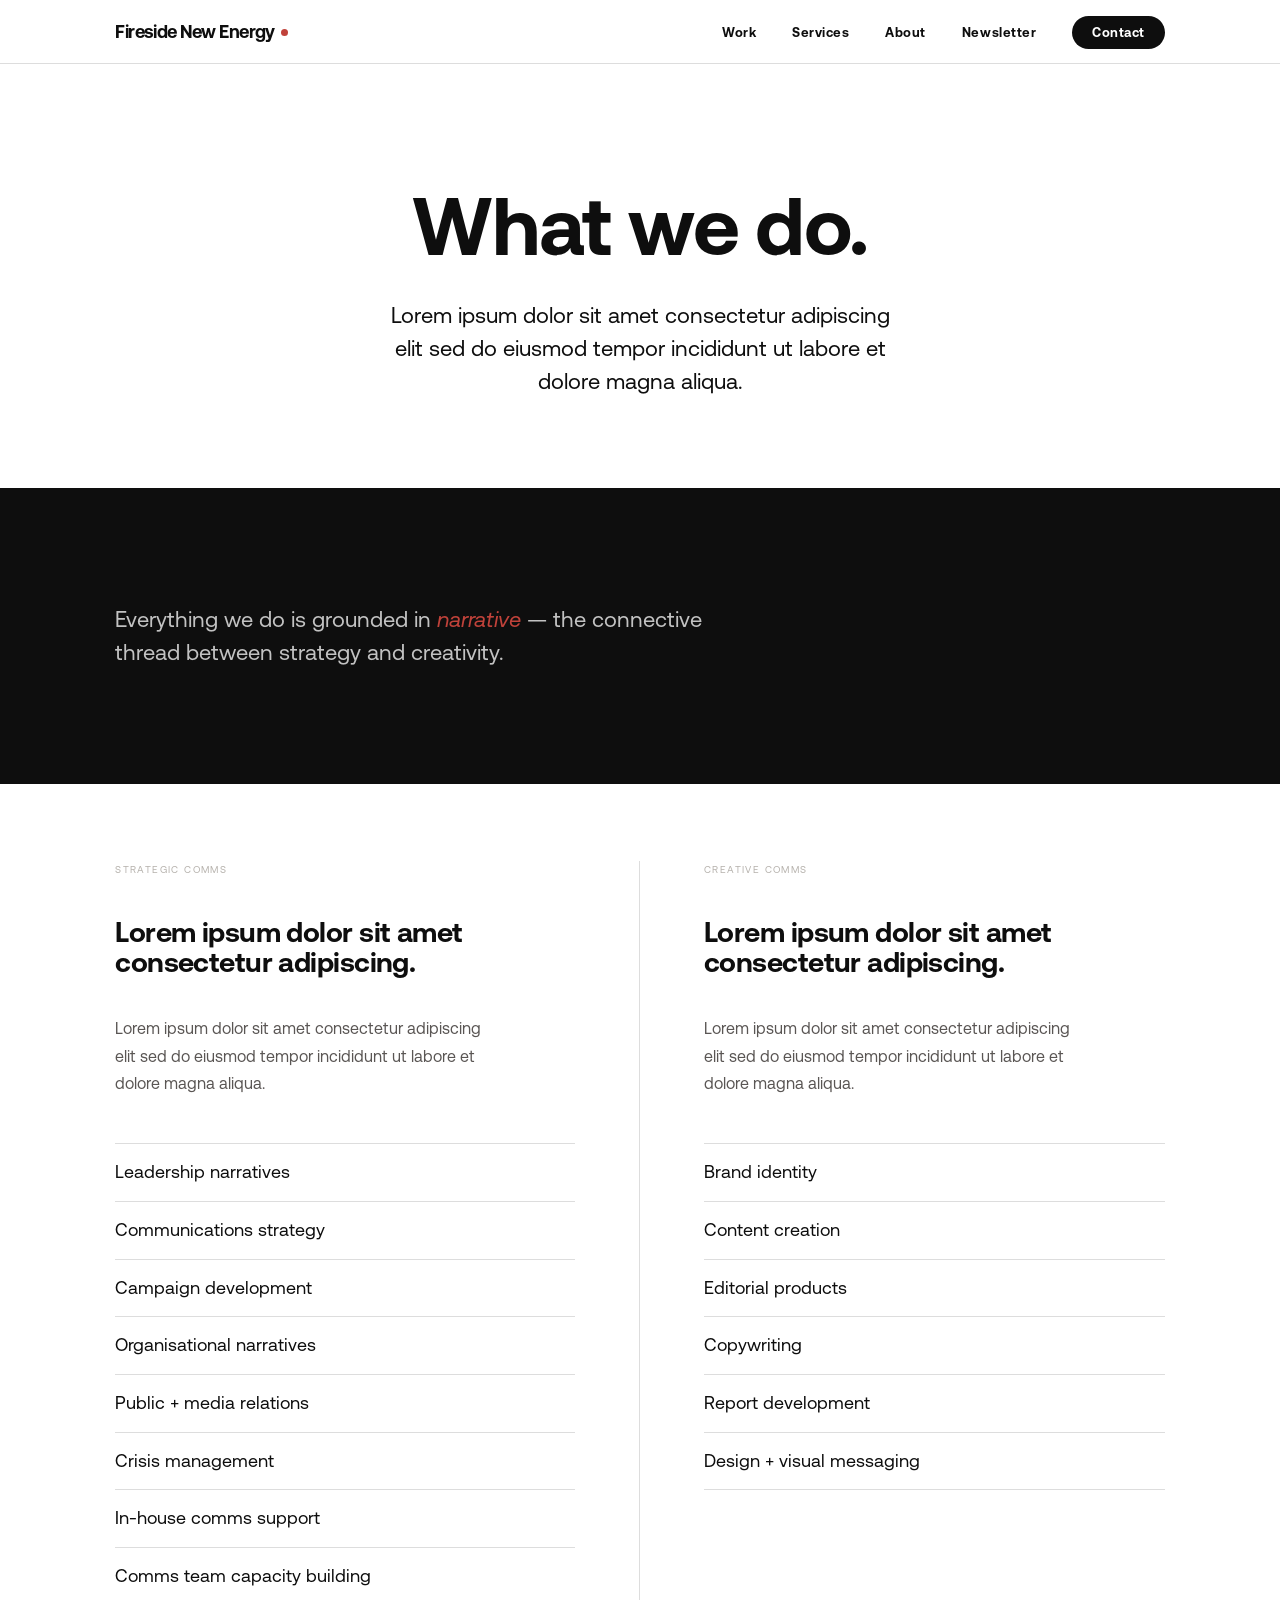
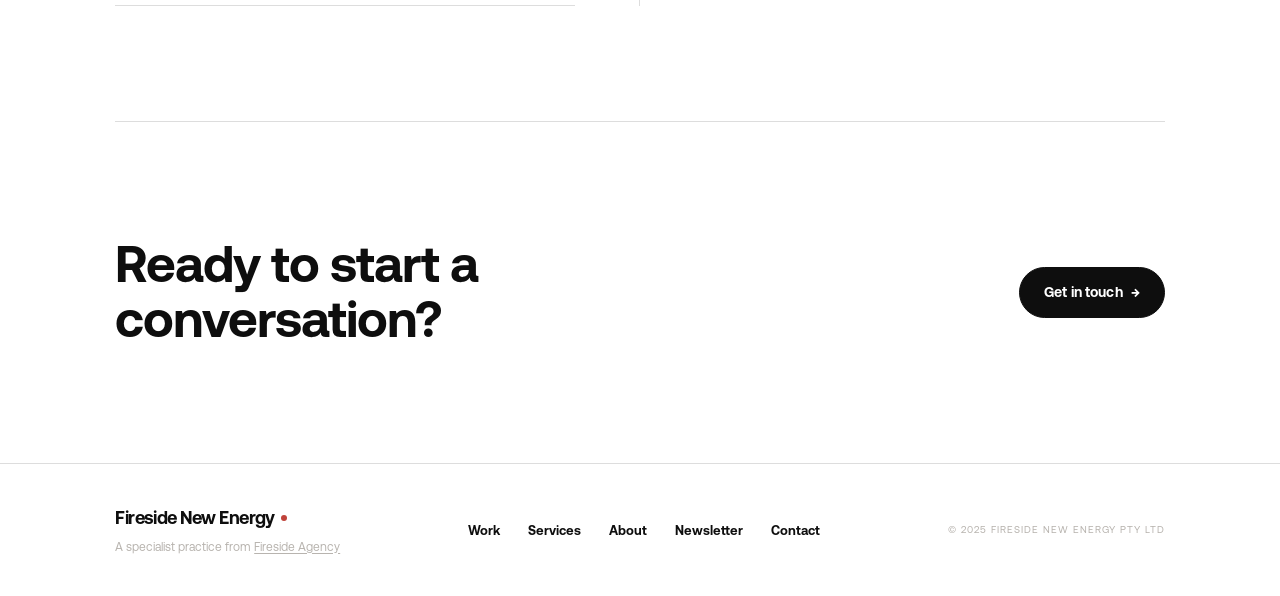
<file: services.html>
<!DOCTYPE html>
<html lang="en">
<head>
<meta charset="UTF-8">
<meta name="viewport" content="width=device-width, initial-scale=1.0">
<title>Services — Fireside New Energy</title>
<link rel="stylesheet" href="styles.css">
<style>

/* ---- Page hero ---- */
.page-hero h1 { max-width: 16ch; }
.page-hero p.lead { max-width: 520px; }

/* ---- Narrative intro ---- */
.narrative-intro-wrap { background: var(--black); }
.narrative-intro {
  padding-top: clamp(64px, 9vw, 120px);
  padding-bottom: clamp(64px, 9vw, 120px);
  display: flex;
  align-items: baseline;
  gap: clamp(24px, 4vw, 64px);
}
.narrative-intro p.lead {
  max-width: 640px;
  color: rgba(255,255,255,0.75);
}
.narrative-intro em { font-style: italic; color: var(--red); }

/* ---- Pillars ---- */
.pillars {
  display: grid;
  grid-template-columns: 1fr 1fr;
  padding-top: clamp(48px, 6vw, 80px);
  padding-bottom: clamp(64px, 9vw, 120px);
  border-bottom: var(--border);
  gap: 0;
}
.pillar { display: flex; flex-direction: column; gap: clamp(24px, 3vw, 40px); }
.pillar-left  { padding-right: clamp(32px, 5vw, 80px); border-right: var(--border); }
.pillar-right { padding-left:  clamp(32px, 5vw, 80px); }
.pillar-label {
  font-size: 10px;
  letter-spacing: 0.14em;
  text-transform: uppercase;
  color: var(--gray-mid);
}
.pillar h3 { color: var(--black); }
.pillar p { max-width: 380px; }
.service-list { list-style: none; display: flex; flex-direction: column; margin-top: 8px; }
.service-list li {
  font-size: clamp(15px, 1.4vw, 18px);
  color: var(--black);
  padding: 14px 0;
  border-top: var(--border);
  transition: color 0.2s;
  cursor: default;
}
.service-list li:last-child { border-bottom: var(--border); }
.service-list li:hover { color: var(--red); }

/* ---- Responsive ---- */
@media (max-width: 900px) {
  .pillars { grid-template-columns: 1fr; gap: 64px; }
  .pillar-left, .pillar-right { padding: 0; border: none; }
  .cta-strip { flex-direction: column; align-items: flex-start; }
}
</style>
</head>
<body>

<!-- NAV + WORDMARK (injected by components.js) -->
<div id="site-nav"></div>

<!-- PAGE HERO -->
<section class="page-hero container">
  <h1 class="reveal">What we do.</h1>
  <p class="lead reveal reveal-delay-1">
    Lorem ipsum dolor sit amet consectetur adipiscing elit sed do eiusmod tempor incididunt ut labore et dolore magna aliqua.
  </p>
</section>

<!-- NARRATIVE INTRO -->
<section class="narrative-intro-wrap">
  <div class="container">
    <div class="narrative-intro">
      <p class="lead reveal">Everything we do is grounded in <em>narrative</em> — the connective thread between strategy and creativity.</p>
    </div>
  </div>
</section>

<!-- PILLARS -->
<section class="container">
  <div class="pillars">

    <!-- Strategic Comms -->
    <div class="pillar pillar-left reveal">
      <p class="pillar-label">Strategic Comms</p>
      <h3>Lorem ipsum dolor sit amet consectetur adipiscing.</h3>
      <p>Lorem ipsum dolor sit amet consectetur adipiscing elit sed do eiusmod tempor incididunt ut labore et dolore magna aliqua.</p>
      <ul class="service-list">
        <li>Leadership narratives</li>
        <li>Communications strategy</li>
        <li>Campaign development</li>
        <li>Organisational narratives</li>
        <li>Public + media relations</li>
        <li>Crisis management</li>
        <li>In-house comms support</li>
        <li>Comms team capacity building</li>
      </ul>
    </div>

    <!-- Creative Comms -->
    <div class="pillar pillar-right reveal reveal-delay-1">
      <p class="pillar-label">Creative Comms</p>
      <h3>Lorem ipsum dolor sit amet consectetur adipiscing.</h3>
      <p>Lorem ipsum dolor sit amet consectetur adipiscing elit sed do eiusmod tempor incididunt ut labore et dolore magna aliqua.</p>
      <ul class="service-list">
        <li>Brand identity</li>
        <li>Content creation</li>
        <li>Editorial products</li>
        <li>Copywriting</li>
        <li>Report development</li>
        <li>Design + visual messaging</li>
      </ul>
    </div>

  </div>
</section>

<!-- CTA -->
<section class="container">
  <div class="cta-strip">
    <h2 class="reveal">Ready to start a conversation?</h2>
    <a href="contact.html" class="btn btn-primary btn-arrow reveal reveal-delay-1">Get in touch</a>
  </div>
</section>

<!-- FOOTER (injected by components.js) -->
<div id="site-footer"></div>

<script>
const observer = new IntersectionObserver((entries) => {
  entries.forEach(e => { if (e.isIntersecting) e.target.classList.add('visible'); });
}, { threshold: 0.1, rootMargin: '0px 0px -40px 0px' });

document.querySelectorAll('.reveal').forEach(el => observer.observe(el));

setTimeout(() => {
  document.querySelectorAll('.page-hero .reveal').forEach(el => el.classList.add('visible'));
}, 100);
</script>

<script src="components.js"></script>
</body>
</html>
</file>
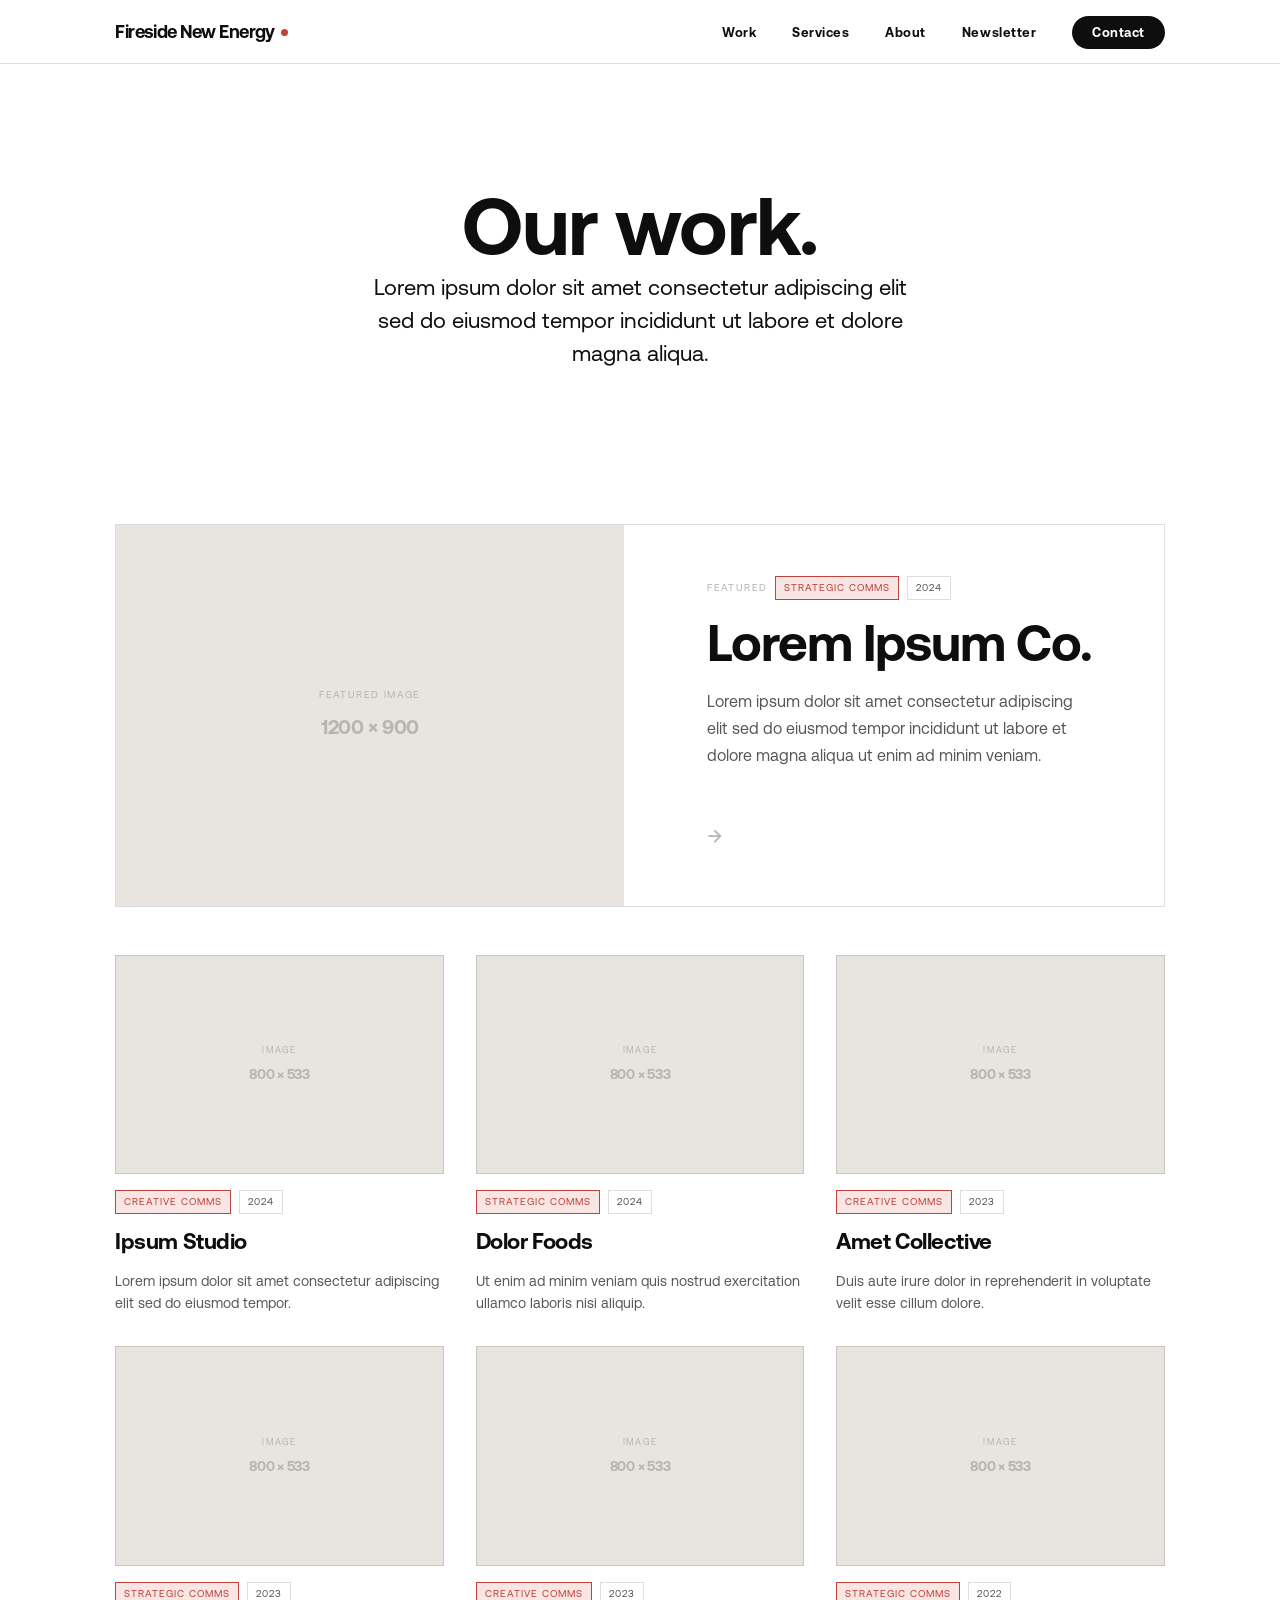
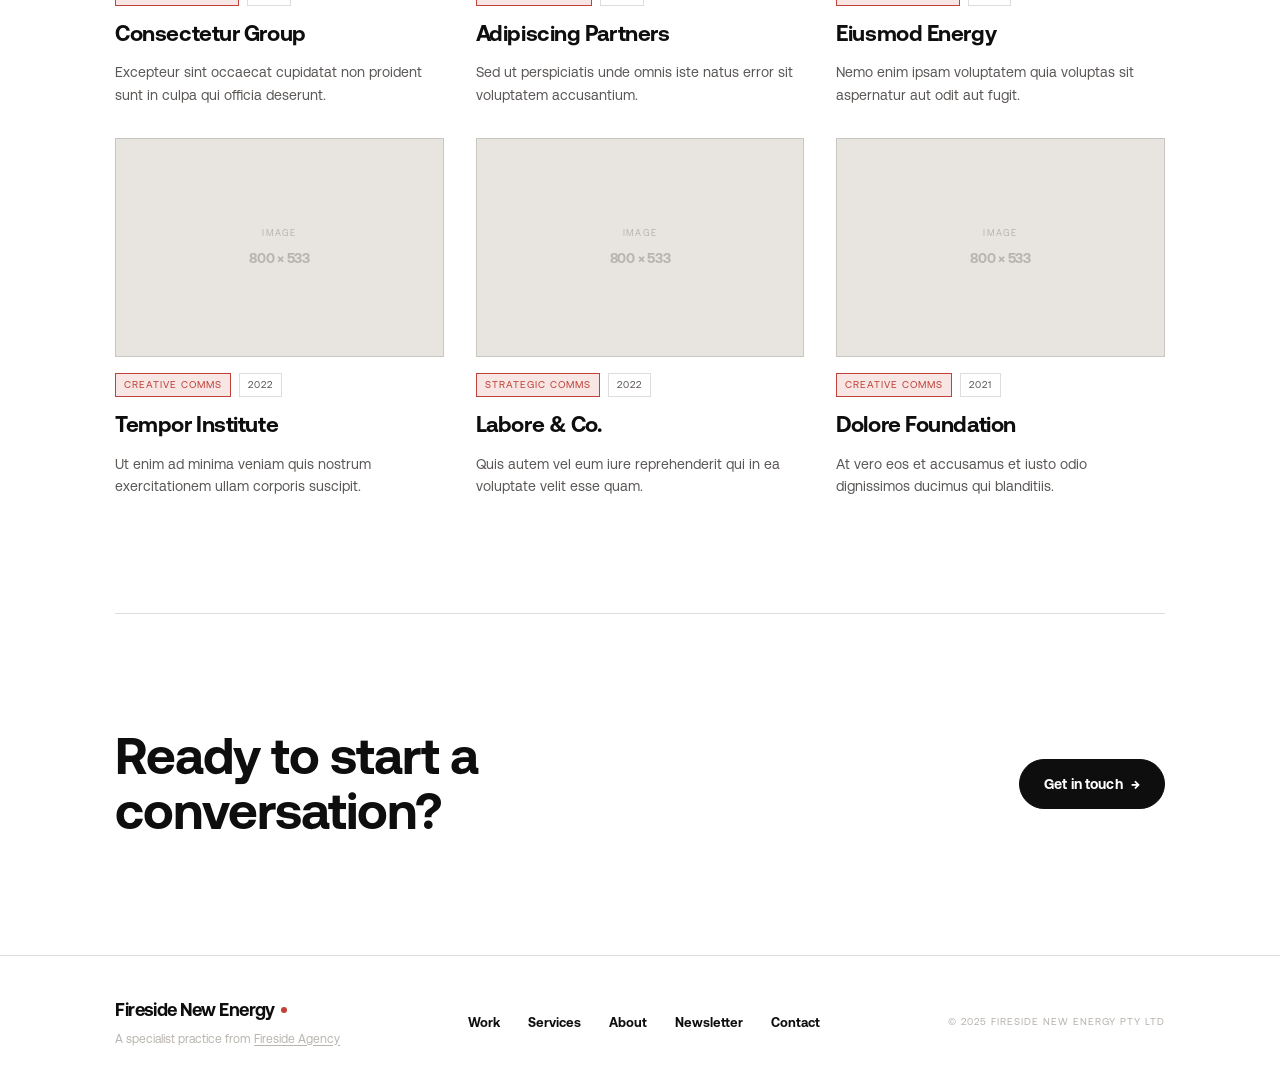
<file: work.html>
<!DOCTYPE html>
<html lang="en">
<head>
<meta charset="UTF-8">
<meta name="viewport" content="width=device-width, initial-scale=1.0">
<title>Our Work — Fireside New Energy</title>
<link rel="stylesheet" href="styles.css">
<style>

/* ---- Page hero ---- */
.page-hero h1 { max-width: 14ch; margin-bottom: 0; }

/* ---- Featured card ---- */
.work-featured {
  padding-top: clamp(40px, 5vw, 64px);
  padding-bottom: clamp(32px, 4vw, 48px);
}
.featured-card {
  display: grid;
  grid-template-columns: 1fr 1fr;
  gap: var(--col-gap);
  border: var(--border);
  overflow: hidden;
  text-decoration: none;
  transition: border-color 0.25s var(--ease);
}
.featured-card:hover { border-color: var(--black); }
.featured-image {
  aspect-ratio: 4 / 3;
  background: var(--gray-light);
  display: flex;
  align-items: center;
  justify-content: center;
  flex-direction: column;
  gap: 8px;
}
.featured-image .ph-label {
  font-size: 10px;
  letter-spacing: 0.14em;
  text-transform: uppercase;
  color: var(--gray-mid);
}
.featured-image .ph-size {
  font-family: var(--font-title);
  font-weight: 700;
  font-size: 20px;
  letter-spacing: -0.02em;
  color: var(--gray-mid);
}
.featured-body {
  padding: clamp(32px, 4vw, 56px);
  display: flex;
  flex-direction: column;
  justify-content: space-between;
  gap: 24px;
}
.featured-meta { display: flex; align-items: center; gap: 8px; flex-wrap: wrap; }
.featured-label {
  font-size: 10px;
  letter-spacing: 0.14em;
  text-transform: uppercase;
  color: var(--gray-mid);
}
.featured-body h2 { margin-top: 16px; margin-bottom: 16px; }
.featured-body p { max-width: 380px; }
.featured-arrow {
  font-size: 24px;
  color: var(--gray-mid);
  transition: all 0.3s var(--ease);
  display: inline-block;
  margin-top: 8px;
}
.featured-card:hover .featured-arrow { color: var(--red); transform: translateX(6px); }

/* ---- Work grid ---- */
.work-grid {
  display: grid;
  grid-template-columns: repeat(3, 1fr);
  gap: var(--col-gap);
  padding-bottom: clamp(64px, 9vw, 120px);
}
.work-card { display: flex; flex-direction: column; gap: 16px; text-decoration: none; }
.work-card-image {
  aspect-ratio: 3 / 2;
  background: var(--gray-light);
  display: flex;
  align-items: center;
  justify-content: center;
  flex-direction: column;
  gap: 6px;
  border: var(--border);
  transition: border-color 0.25s var(--ease);
}
.work-card:hover .work-card-image { border-color: var(--black); }
.work-card-image .ph-label {
  font-size: 9px;
  letter-spacing: 0.14em;
  text-transform: uppercase;
  color: var(--gray-mid);
}
.work-card-image .ph-size {
  font-family: var(--font-title);
  font-weight: 700;
  font-size: 14px;
  letter-spacing: -0.02em;
  color: var(--gray-mid);
}
.work-card-meta { display: flex; align-items: center; gap: 8px; flex-wrap: wrap; }
.work-card h3 { font-size: clamp(18px, 2vw, 22px); transition: color 0.2s; }
.work-card:hover h3 { color: var(--red); }
.work-card p { font-size: 14px; line-height: 1.6; }

/* ---- CTA strip override ---- */
.cta-strip { border-top: var(--border); }

/* ---- Responsive ---- */
@media (max-width: 900px) {
  .featured-card { grid-template-columns: 1fr; }
  .featured-image { aspect-ratio: 16 / 9; }
  .work-grid { grid-template-columns: 1fr 1fr; }
  .cta-strip { flex-direction: column; align-items: flex-start; }
}
@media (max-width: 600px) {
  .work-grid { grid-template-columns: 1fr; }
}
</style>
</head>
<body>

<!-- NAV + WORDMARK (injected by components.js) -->
<div id="site-nav"></div>

<!-- PAGE HERO -->
<section class="page-hero container">
  <h1 class="reveal">Our work.</h1>
  <p class="lead reveal reveal-delay-1">Lorem ipsum dolor sit amet consectetur adipiscing elit sed do eiusmod tempor incididunt ut labore et dolore magna aliqua.</p>
</section>


<!-- FEATURED CASE STUDY -->
<div class="work-featured container">
  <a href="case-study.html" class="featured-card reveal">
    <div class="featured-image">
      <span class="ph-label">Featured image</span>
      <span class="ph-size">1200 × 900</span>
    </div>
    <div class="featured-body">
      <div>
        <div class="featured-meta">
          <span class="featured-label">Featured</span>
          <span class="tag tag-red">Strategic Comms</span>
          <span class="tag">2024</span>
        </div>
        <h2>Lorem Ipsum Co.</h2>
        <p>Lorem ipsum dolor sit amet consectetur adipiscing elit sed do eiusmod tempor incididunt ut labore et dolore magna aliqua ut enim ad minim veniam.</p>
      </div>
      <span class="featured-arrow">→</span>
    </div>
  </a>
</div>

<!-- WORK GRID -->
<div class="container">
  <div class="work-grid">

    <a href="case-study.html" class="work-card reveal" data-type="creative">
      <div class="work-card-image">
        <span class="ph-label">Image</span>
        <span class="ph-size">800 × 533</span>
      </div>
      <div class="work-card-meta">
        <span class="tag tag-red">Creative Comms</span>
        <span class="tag">2024</span>
      </div>
      <h3>Ipsum Studio</h3>
      <p>Lorem ipsum dolor sit amet consectetur adipiscing elit sed do eiusmod tempor.</p>
    </a>

    <a href="case-study.html" class="work-card reveal reveal-delay-1" data-type="strategic">
      <div class="work-card-image">
        <span class="ph-label">Image</span>
        <span class="ph-size">800 × 533</span>
      </div>
      <div class="work-card-meta">
        <span class="tag tag-red">Strategic Comms</span>
        <span class="tag">2024</span>
      </div>
      <h3>Dolor Foods</h3>
      <p>Ut enim ad minim veniam quis nostrud exercitation ullamco laboris nisi aliquip.</p>
    </a>

    <a href="case-study.html" class="work-card reveal reveal-delay-2" data-type="creative">
      <div class="work-card-image">
        <span class="ph-label">Image</span>
        <span class="ph-size">800 × 533</span>
      </div>
      <div class="work-card-meta">
        <span class="tag tag-red">Creative Comms</span>
        <span class="tag">2023</span>
      </div>
      <h3>Amet Collective</h3>
      <p>Duis aute irure dolor in reprehenderit in voluptate velit esse cillum dolore.</p>
    </a>

    <a href="case-study.html" class="work-card reveal" data-type="strategic">
      <div class="work-card-image">
        <span class="ph-label">Image</span>
        <span class="ph-size">800 × 533</span>
      </div>
      <div class="work-card-meta">
        <span class="tag tag-red">Strategic Comms</span>
        <span class="tag">2023</span>
      </div>
      <h3>Consectetur Group</h3>
      <p>Excepteur sint occaecat cupidatat non proident sunt in culpa qui officia deserunt.</p>
    </a>

    <a href="case-study.html" class="work-card reveal reveal-delay-1" data-type="creative">
      <div class="work-card-image">
        <span class="ph-label">Image</span>
        <span class="ph-size">800 × 533</span>
      </div>
      <div class="work-card-meta">
        <span class="tag tag-red">Creative Comms</span>
        <span class="tag">2023</span>
      </div>
      <h3>Adipiscing Partners</h3>
      <p>Sed ut perspiciatis unde omnis iste natus error sit voluptatem accusantium.</p>
    </a>

    <a href="case-study.html" class="work-card reveal reveal-delay-2" data-type="strategic">
      <div class="work-card-image">
        <span class="ph-label">Image</span>
        <span class="ph-size">800 × 533</span>
      </div>
      <div class="work-card-meta">
        <span class="tag tag-red">Strategic Comms</span>
        <span class="tag">2022</span>
      </div>
      <h3>Eiusmod Energy</h3>
      <p>Nemo enim ipsam voluptatem quia voluptas sit aspernatur aut odit aut fugit.</p>
    </a>

    <a href="case-study.html" class="work-card reveal" data-type="creative">
      <div class="work-card-image">
        <span class="ph-label">Image</span>
        <span class="ph-size">800 × 533</span>
      </div>
      <div class="work-card-meta">
        <span class="tag tag-red">Creative Comms</span>
        <span class="tag">2022</span>
      </div>
      <h3>Tempor Institute</h3>
      <p>Ut enim ad minima veniam quis nostrum exercitationem ullam corporis suscipit.</p>
    </a>

    <a href="case-study.html" class="work-card reveal reveal-delay-1" data-type="strategic">
      <div class="work-card-image">
        <span class="ph-label">Image</span>
        <span class="ph-size">800 × 533</span>
      </div>
      <div class="work-card-meta">
        <span class="tag tag-red">Strategic Comms</span>
        <span class="tag">2022</span>
      </div>
      <h3>Labore & Co.</h3>
      <p>Quis autem vel eum iure reprehenderit qui in ea voluptate velit esse quam.</p>
    </a>

    <a href="case-study.html" class="work-card reveal reveal-delay-2" data-type="creative">
      <div class="work-card-image">
        <span class="ph-label">Image</span>
        <span class="ph-size">800 × 533</span>
      </div>
      <div class="work-card-meta">
        <span class="tag tag-red">Creative Comms</span>
        <span class="tag">2021</span>
      </div>
      <h3>Dolore Foundation</h3>
      <p>At vero eos et accusamus et iusto odio dignissimos ducimus qui blanditiis.</p>
    </a>

  </div>
</div>

<!-- CTA -->
<section class="container">
  <div class="cta-strip">
    <h2 class="reveal">Ready to start a conversation?</h2>
    <a href="contact.html" class="btn btn-primary btn-arrow reveal reveal-delay-1">Get in touch</a>
  </div>
</section>

<!-- FOOTER (injected by components.js) -->
<div id="site-footer"></div>

<script>
const observer = new IntersectionObserver((entries) => {
  entries.forEach(e => { if (e.isIntersecting) e.target.classList.add('visible'); });
}, { threshold: 0.1, rootMargin: '0px 0px -40px 0px' });

document.querySelectorAll('.reveal').forEach(el => observer.observe(el));

setTimeout(() => {
  document.querySelectorAll('.page-hero .reveal, .filter-bar.reveal').forEach(el => el.classList.add('visible'));
}, 100);

</script>

<script src="components.js"></script>
</body>
</html>
</file>
<file: styles.css>
/* ============================================================
   Fireside New Energy — Shared Stylesheet
   ============================================================ */

/* ---- Fonts ---- */
@font-face {
  font-family: 'Aeonik';
  src: url('font/aeonik-regular.woff2') format('woff2'),
       url('font/aeonik-regular.woff') format('woff');
  font-weight: 400;
  font-style: normal;
  font-display: swap;
}
@font-face {
  font-family: 'Aeonik';
  src: url('font/aeonik-regularitalic.woff2') format('woff2'),
       url('font/aeonik-regularitalic.woff') format('woff');
  font-weight: 400;
  font-style: italic;
  font-display: swap;
}
@font-face {
  font-family: 'Aeonik';
  src: url('font/aeonik-bold.woff2') format('woff2'),
       url('font/aeonik-bold.woff') format('woff');
  font-weight: 700;
  font-style: normal;
  font-display: swap;
}
@font-face {
  font-family: 'Aeonik';
  src: url('font/aeonik-bolditalic.woff2') format('woff2'),
       url('font/aeonik-bolditalic.woff') format('woff');
  font-weight: 700;
  font-style: italic;
  font-display: swap;
}
@font-face {
  font-family: 'Aeonik';
  src: url('font/aeonik-black.woff2') format('woff2'),
       url('font/aeonik-black.woff') format('woff');
  font-weight: 900;
  font-style: normal;
  font-display: swap;
}
@font-face {
  font-family: 'Aeonik';
  src: url('font/aeonik-blackitalic.woff2') format('woff2'),
       url('font/aeonik-blackitalic.woff') format('woff');
  font-weight: 900;
  font-style: italic;
  font-display: swap;
}

/* ---- Design tokens ---- */
:root {
  --white:       #FFFFFF;
  --cream:       #F5F2ED;
  --black:       #0E0E0E;
  --red:         #C0423A;
  --red-muted:   #C0423A22;
  --gray-light:  #E8E4DF;
  --gray-mid:    #B8B4AF;
  --gray-dark:   #5A5654;

  --font-title:  'Aeonik', 'DM Sans', sans-serif;
  --font-body:   'Aeonik', 'DM Sans', sans-serif;

  --grid-color:  rgba(14,14,14,0.055);
  --grid-size:   28px;

  --border:      1px solid rgba(14,14,14,0.14);
  --border-bold: none;

  --radius-sm:   999px;
  --radius-md:   999px;

  --nav-h:       64px;
  --gutter:      clamp(48px, 9vw, 160px);
  --col-gap:     32px;

  --ease:        cubic-bezier(0.16, 1, 0.3, 1);
}

/* ---- Reset ---- */
*, *::before, *::after { box-sizing: border-box; margin: 0; padding: 0; }
html { scroll-behavior: smooth; }

/* ---- Base ---- */
body {
  font-family: var(--font-body);
  font-weight: 400;
  background: var(--white);
  color: var(--black);
  font-size: 16px;
  line-height: 1.6;
  -webkit-font-smoothing: antialiased;
}

/* ---- Typography ---- */
h1, h2, h3, h4, h5 {
  font-family: var(--font-title);
  font-weight: 700;
  line-height: 1.08;
  letter-spacing: -0.02em;
}

h1 { font-size: clamp(52px, 8vw, 112px); }
h2 { font-size: clamp(32px, 4vw, 56px); }
h3 { font-size: clamp(20px, 2.5vw, 28px); }
h4 { font-size: 18px; }

p { font-size: 16px; line-height: 1.7; color: var(--gray-dark); }
p.lead { font-size: clamp(17px, 2vw, 22px); color: var(--black); line-height: 1.5; }

a { color: inherit; text-decoration: none; }

/* ---- Layout ---- */
.container {
  width: 100%;
  padding: 0 var(--gutter);
}

/* ---- Wordmark ---- */
.wordmark {
  position: fixed;
  top: 0;
  left: var(--gutter);
  height: var(--nav-h);
  z-index: 200;
  font-family: var(--font-title);
  font-weight: 700;
  font-size: 18px;
  letter-spacing: -0.03em;
  color: var(--black);
  display: flex;
  align-items: center;
  gap: 6px;
  text-decoration: none;
  mix-blend-mode: multiply;
}
.wordmark .dot {
  width: 7px; height: 7px;
  background: var(--red);
  border-radius: 50%;
  display: inline-block;
}

/* ---- Nav ---- */
nav {
  position: fixed;
  top: 0; left: 0; right: 0;
  z-index: 100;
  height: var(--nav-h);
  background: rgba(255,255,255,0.92);
  backdrop-filter: blur(8px);
  border-bottom: var(--border);
}
.nav-inner {
  height: 100%;
  display: flex;
  align-items: center;
  justify-content: flex-end;
}
.nav-links {
  display: flex;
  align-items: center;
  gap: 36px;
  list-style: none;
}
.nav-links a {
  font-size: 13px;
  font-weight: 700;
  letter-spacing: 0.04em;
  color: var(--black);
  transition: color 0.2s;
  position: relative;
}
.nav-links a::after {
  content: '';
  position: absolute;
  bottom: -2px; left: 0;
  width: 0; height: 1px;
  background: var(--red);
  transition: width 0.3s var(--ease);
}
.nav-links a:hover { color: var(--black); }
.nav-links a:hover::after { width: 100%; }
.nav-cta {
  font-size: 13px;
  font-weight: 700;
  letter-spacing: 0.04em;
  color: var(--white) !important;
  background: var(--black);
  padding: 9px 20px;
  border-radius: var(--radius-sm);
  transition: background 0.2s !important;
}
.nav-cta:hover { background: var(--red) !important; }
.nav-cta::after { display: none !important; }
.nav-burger {
  display: none;
  flex-direction: column;
  gap: 5px;
  cursor: pointer;
  padding: 4px;
  background: none;
  border: none;
}
.nav-burger span {
  display: block;
  width: 24px; height: 1.5px;
  background: var(--black);
  transition: all 0.3s;
}

/* ---- Buttons ---- */
.btn {
  display: inline-flex;
  align-items: center;
  gap: 8px;
  font-family: var(--font-title);
  font-weight: 700;
  font-size: 14px;
  letter-spacing: 0.01em;
  padding: 13px 24px;
  border-radius: var(--radius-sm);
  border: 1.5px solid transparent;
  cursor: pointer;
  transition: all 0.25s var(--ease);
  white-space: nowrap;
}
.btn-primary { background: var(--black); color: var(--white); border-color: var(--black); }
.btn-primary:hover { background: var(--red); border-color: var(--red); }
.btn-outline { background: transparent; color: var(--black); border-color: rgba(14,14,14,0.25); }
.btn-outline:hover { border-color: var(--black); }
.btn-arrow::after { content: '→'; transition: transform 0.25s var(--ease); }
.btn-arrow:hover::after { transform: translateX(4px); }

/* ---- Tags ---- */
.tag {
  font-size: 10px;
  letter-spacing: 0.1em;
  text-transform: uppercase;
  color: var(--gray-dark);
  border: var(--border);
  padding: 3px 8px;
}
.tag-red {
  color: var(--red);
  border-color: var(--red);
  background: var(--red-muted);
}

/* ---- Page hero (inner pages) ---- */
.page-hero {
  padding-top: calc(var(--nav-h) + clamp(64px, 10vw, 120px));
  padding-bottom: clamp(48px, 7vw, 96px);
}
.page-hero { text-align: center; }
.page-hero h1 { margin: 0 auto 28px; font-size: clamp(40px, min(8vw, 9vh), 112px); }
.page-hero p.lead { max-width: 560px; margin: 0 auto; }

/* ---- CTA strip ---- */
.cta-strip {
  padding: clamp(64px, 9vw, 120px) 0;
  display: flex;
  align-items: center;
  justify-content: space-between;
  gap: 40px;
  flex-wrap: wrap;
}
.cta-strip h2 { max-width: 16ch; }

/* ---- Footer ---- */
footer {
  padding: 40px 0;
  border-top: var(--border);
  background: var(--white);
}
.footer-inner {
  display: flex;
  align-items: center;
  justify-content: space-between;
  gap: 24px;
  flex-wrap: wrap;
}
.footer-logo-col {
  display: flex;
  flex-direction: column;
  gap: 6px;
}
.footer-logo {
  font-family: var(--font-title);
  font-weight: 700;
  font-size: 18px;
  letter-spacing: -0.03em;
  display: flex;
  align-items: center;
  gap: 6px;
}
.footer-tagline {
  font-size: 12px;
  color: var(--gray-mid);
  line-height: 1.4;
}
.footer-tagline a {
  color: var(--gray-mid);
  text-decoration: underline;
  text-underline-offset: 2px;
  transition: color 0.2s;
}
.footer-tagline a:hover { color: var(--black); }
.footer-links {
  display: flex;
  gap: 28px;
  list-style: none;
}
.footer-links a {
  font-size: 13px;
  font-weight: 700;
  color: var(--black);
  transition: color 0.2s;
}
.footer-links a:hover { color: var(--black); }
.footer-copy {
  font-size: 10px;
  letter-spacing: 0.1em;
  color: var(--gray-mid);
  text-transform: uppercase;
}

/* ---- Reveal animation ---- */
.reveal {
  opacity: 0;
  transform: translateY(28px);
  transition: opacity 0.7s var(--ease), transform 0.7s var(--ease);
}
.reveal.visible { opacity: 1; transform: translateY(0); }
.reveal-delay-1 { transition-delay: 0.1s; }
.reveal-delay-2 { transition-delay: 0.2s; }
.reveal-delay-3 { transition-delay: 0.3s; }

/* ---- Responsive ---- */
@media (max-width: 600px) {
  .nav-links { display: none; }
  .nav-burger { display: flex; }
}
</file>
